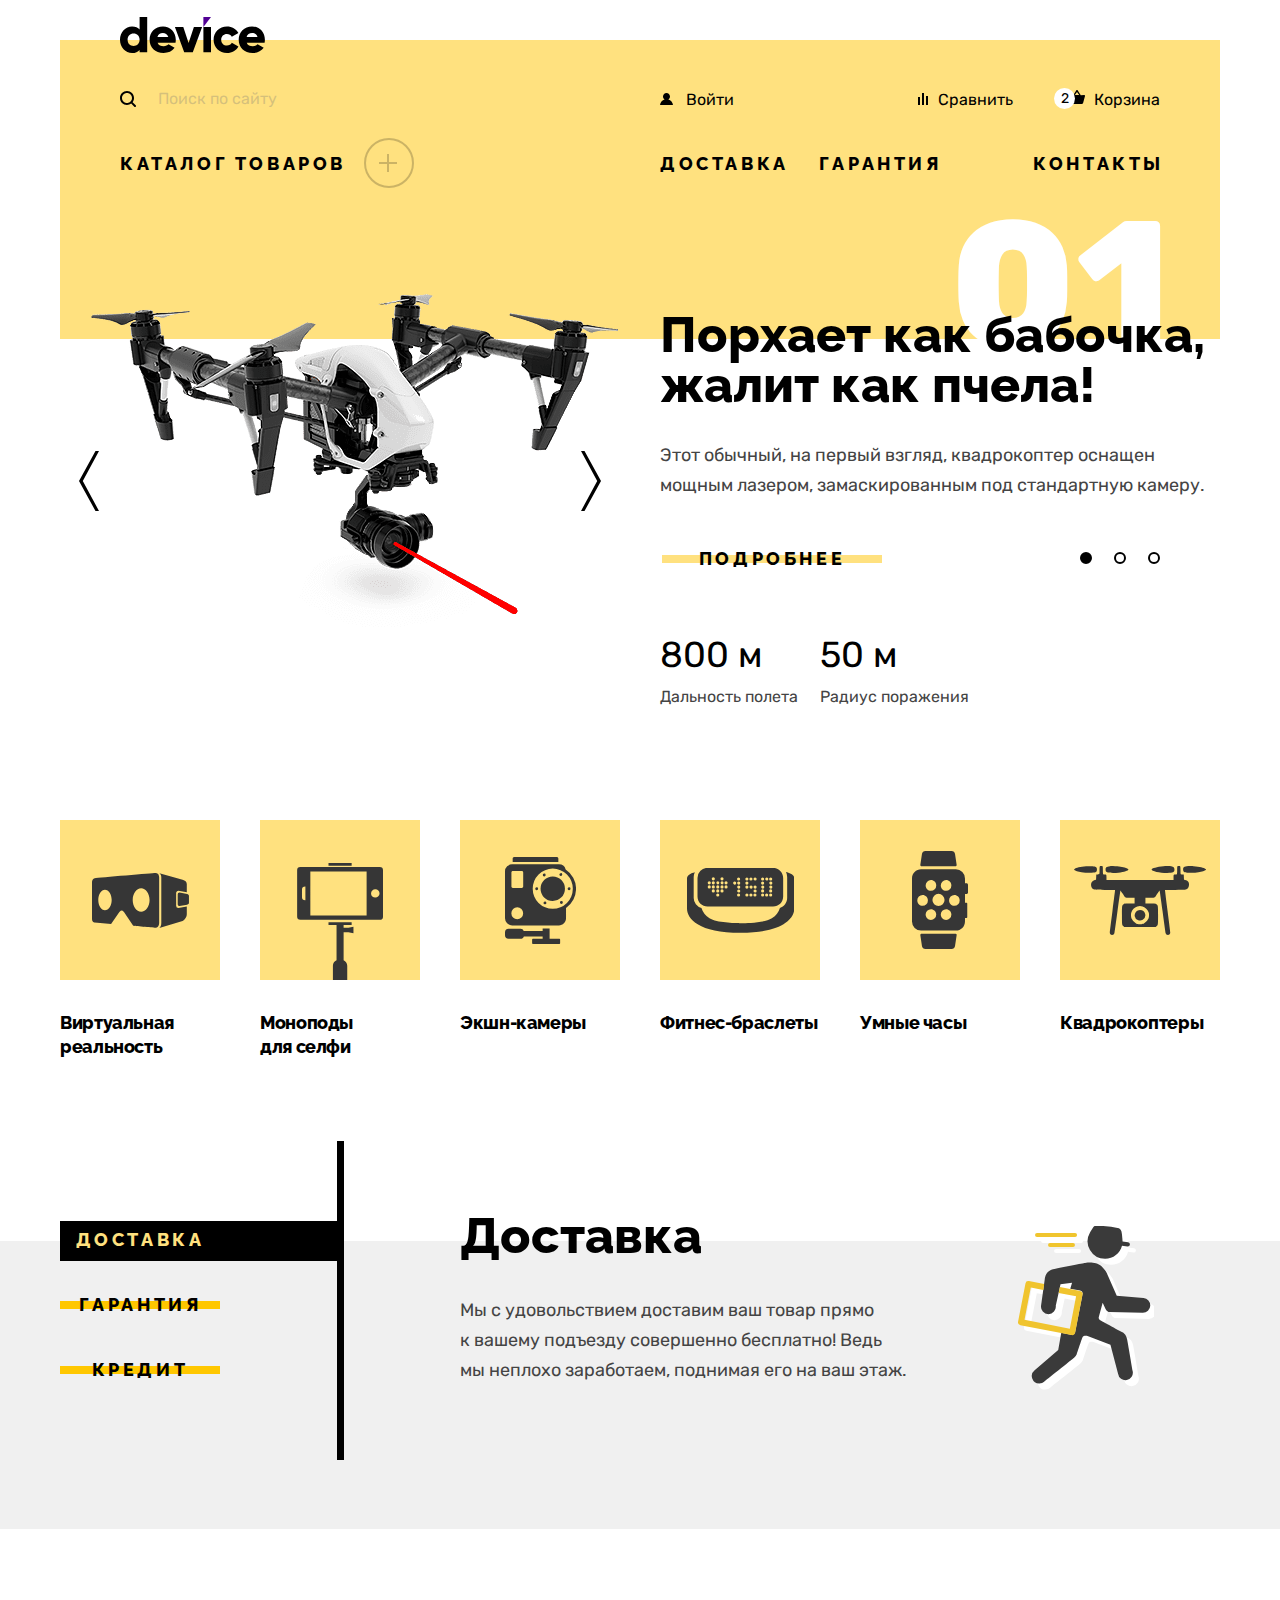
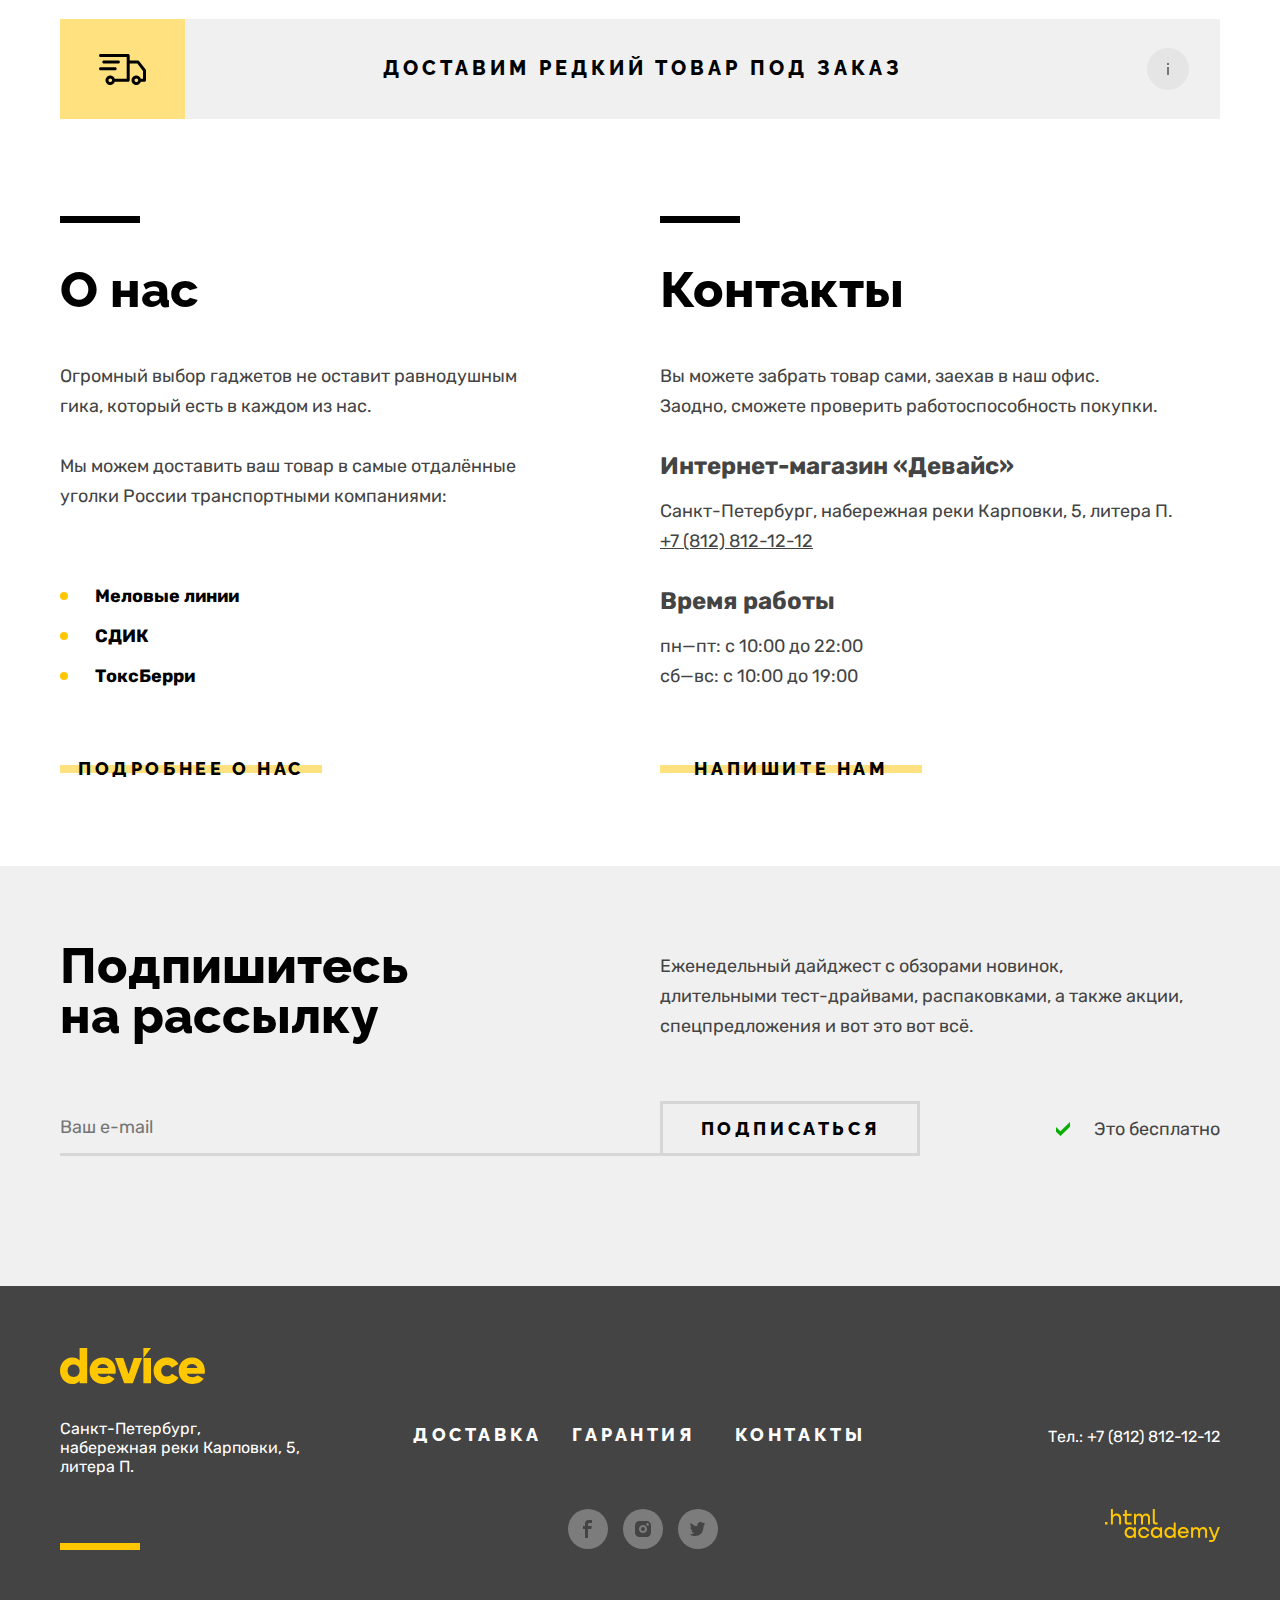
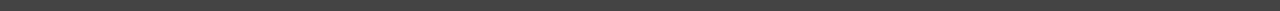
<file: index.html>
<!DOCTYPE html>
<html lang="ru">
<head>
  <meta charset="utf-8">
  <title>HTML Academy: Девайс</title>
  <link rel="stylesheet" href="css/style.css"/>
  <link rel="icon" href="favicon.svg">
</head>
<body>
<div class="page-wrapper">
  <header class="page-header">
    <a class="header-logo-link">
      <img class="header-logo" src="img/logo.svg" width="145" height="36" alt="Логотип магазина «Девайс».">
    </a>
    <nav class="header-navigation">
      <form class="header-navigation-form-search"
            action="https://echo.htmlacademy.ru/" method="post">
        <label class="visually-hidden" for="searched-text">Поиск по сайту</label>
        <input class="form-search-field" type="text" id="searched-text" name="searched-text"
               placeholder="Поиск по сайту" required>
        <button class="form-search-button" type="submit">
          Найти
        </button>
      </form>
      <ul class="header-navigation-user-menu">
        <li class="header-navigation-user-menu-item header-navigation-user">
          <a
            class="header-navigation-link user-navigation-link header-navigation-icon header-navigation-user-icon"
            href="#">
            Войти
          </a>
        </li>
        <li class="header-navigation-user-menu-item header-navigation-compare">
          <a
            class="header-navigation-link user-navigation-link header-navigation-icon header-navigation-compare-icon"
            href="#">
            Сравнить
          </a>
        </li>
        <li class="header-navigation-user-menu-item header-navigation-cart">
          <a
            class="header-navigation-link user-navigation-link header-navigation-icon header-navigation-cart-icon"
            href="#">
            <span class="header-navigation-cart-count" data-cart-count="2"></span>
            Корзина
          </a>
          <div class="popover popover-cart">
            <div class="popover-content">
              <ul class="cart-content-list">
                <li class="cart-item">
                  <a class="cart-item-link" href="#">
                    <img class="cart-item-image"
                         src="img/catalog/user-self-pod-small.png"
                         width="41"
                         height="43"
                         alt="">
                    <span class="cart-item-title">Любительская <br>селфи-палка</span>
                  </a>
                  <button class="cart-item-remove" type="button"></button>
                </li>
                <li class="cart-item">
                  <a class="cart-item-link" href="#">
                    <img class="cart-item-image"
                         src="img/catalog/prof-self-pod-small.png"
                         width="41"
                         height="43"
                         alt="">
                    <span class="cart-item-title">Профессиональная <br>селфи-палка</span>
                  </a>
                  <button class="cart-item-remove" type="button"></button>
                </li>
              </ul>
              <div class="cart-total">
                <p>Товаров: <span class="cart-quantity">2</span></p>
                <p class="cart-total-sum">Сумма: <span class="cart-sum">2000</span> ₽</p>
              </div>
              <div class="cart-open-wrapper">
                <a class="cart-open" href="#">Открыть корзину</a>
              </div>
            </div>
          </div>
        </li>
      </ul>

      <div class="header-navigation-catalog">
        <a class="header-navigation-link header-navigation-main-menu-catalog" href="catalog.html">
          Каталог товаров
          <span class="header-navigation-catalog-mark"></span>
        </a>
        <ul class="catalog-nested-menu">
          <li class="catalog-nested-menu-item">
            <ul class="catalog-nested-menu-column">
              <li class="catalog-nested-menu-cell">
                <a class="header-navigation-link nested-navigation-link" href="#">Виртуальная реальность</a>
              </li>
              <li class="catalog-nested-menu-cell">
                <a class="header-navigation-link nested-navigation-link" href="#">Моноподы для cелфи</a>
              </li>
              <li class="catalog-nested-menu-cell">
                <a class="header-navigation-link nested-navigation-link" href="#">Экшн-камеры</a>
              </li>
            </ul>
          </li>
          <li class="catalog-nested-menu-item">
            <ul class="catalog-nested-menu-column">
              <li class="catalog-nested-menu-cell">
                <a class="header-navigation-link nested-navigation-link" href="#">Фитнес-браслеты</a>
              </li>
              <li class="catalog-nested-menu-cell">
                <a class="header-navigation-link nested-navigation-link" href="#">Умные часы</a>
              </li>
            </ul>
          </li>
          <li class="catalog-nested-menu-item">
            <ul class="catalog-nested-menu-column">
              <li class="catalog-nested-menu-cell">
                <a class="header-navigation-link nested-navigation-link" href="#">Квадрокоптеры</a>
              </li>
            </ul>
          </li>
        </ul>
      </div>
      <ul class="header-navigation-main-menu">
        <li class="header-navigation-main-menu-item header-navigation-main-menu-delivery">
          <a class="header-navigation-link main-navigation-link" href="#">Доставка</a>
        </li>
        <li class="header-navigation-main-menu-item header-navigation-main-menu-warranty">
          <a class="header-navigation-link main-navigation-link" href="#">Гарантия</a>
        </li>
        <li class="header-navigation-main-menu-item header-navigation-main-menu-contacts">
          <a class="header-navigation-link main-navigation-link" href="#">Контакты</a>
        </li>
      </ul>
    </nav>
  </header>
</div>

<main class="main-wrapper">
  <div class="page-wrapper">
    <h1 class="visually-hidden">Магазин «Девайс»</h1>
    <section class="slider">
      <h2 class="visually-hidden">Промо-слайды</h2>
      <ul class="slider-list">
        <li class="slider-item slider-item-1 slider-item-current">
          <h3 class="visually-hidden">Квадрокоптер с лазером</h3>
          <div class="slider-columns">
            <div class="slider-image">
              <img class="slider-item-photo" src="img/slider/slider-1.png" width="560" height="560"
                   alt="Квадрокоптер с лазером.">
              <div class="slider-buttons">
                <button class="slider-button slider-button-prev">
                  <span class="visually-hidden">Показать предыдущий слайд</span>
                </button>
                <button class="slider-button slider-button-next">
                  <span class="visually-hidden">Показать следующий слайд</span>
                </button>
              </div>
            </div>
            <div class="slider-info">
              <p class="slider-item-slogan">Порхает как бабочка, <br>жалит как пчела!</p>
              <p class="slider-item-description">
                Этот обычный, на первый взгляд, квадрокоптер оснащен мощным лазером,
                замаскированным под стандартную камеру.
              </p>
              <div class="slider-extra">
                <a class="button slider-item-details" href="#">Подробнее</a>
                <ol class="slider-switch">
                  <li class="slider-switch-item">
                    <button class="slider-switch-button slider-switch-button-current" disabled type="button">
                      <span class="visually-hidden">Переключить на слайд 1</span>
                    </button>
                  </li>
                  <li class="slider-switch-item">
                    <button class="slider-switch-button" type="button">
                      <span class="visually-hidden">Переключить на слайд 2</span>
                    </button>
                  </li>
                  <li class="slider-switch-item">
                    <button class="slider-switch-button" type="button">
                      <span class="visually-hidden">Переключить на слайд 3</span>
                    </button>
                  </li>
                </ol>
              </div>
              <ul class="slider-item-features">
                <li>
                  <p class="slider-item-feature-value">800 м</p>
                  <p class="slider-item-feature-name">Дальность полета</p>
                </li>
                <li>
                  <p class="slider-item-feature-value">50 м</p>
                  <p class="slider-item-feature-name">Радиус поражения</p>
                </li>
              </ul>
            </div>
          </div>
        </li>
        <li class="slider-item slider-item-2">
          <h3 class="visually-hidden">Фитнесс-браслет</h3>
          <div class="slider-columns">
            <div class="slider-image">
              <img class="slider-item-photo" src="img/slider/slider-2.png" width="560" height="560"
                   alt="Фитнесс-браслет.">
              <div class="slider-buttons">
                <button class="slider-button slider-button-prev">
                  <span class="visually-hidden">Показать предыдущий слайд</span>
                </button>
                <button class="slider-button slider-button-next">
                  <span class="visually-hidden">Показать следующий слайд</span>
                </button>
              </div>
            </div>
            <div class="slider-info">
              <p class="slider-item-slogan">Худеем <br>правильно!</p>
              <p class="slider-item-description">
                Мотивирующие фитнес-браслеты помогут найти в себе силы не пропускать
                занятия и соблюдать диету.
              </p>
              <div class="slider-extra">
                <a class="button slider-item-details" href="#">Подробнее</a>
                <ol class="slider-switch">
                  <li class="slider-switch-item">
                    <button class="slider-switch-button" type="button">
                      <span class="visually-hidden">Переключить на слайд 1</span>
                    </button>
                  </li>
                  <li class="slider-switch-item">
                    <button class="slider-switch-button slider-switch-button-current" disabled type="button">
                      <span class="visually-hidden">Переключить на слайд 2</span>
                    </button>
                  </li>
                  <li class="slider-switch-item">
                    <button class="slider-switch-button" type="button">
                      <span class="visually-hidden">Переключить на слайд 3</span>
                    </button>
                  </li>
                </ol>
              </div>
              <ul class="slider-item-features">
                <li>
                  <p class="slider-item-feature-value">48 часов</p>
                  <p class="slider-item-feature-name">Без подзарядки</p>
                </li>
              </ul>
            </div>
          </div>
        </li>
        <li class="slider-item slider-item-3">
          <h3 class="visually-hidden">Палка для селфи</h3>
          <div class="slider-columns">
            <div class="slider-image">
              <img class="slider-item-photo" src="img/slider/slider-3.png" width="560" height="560"
                   alt="Палки для селфи.">
              <div class="slider-buttons">
                <button class="slider-button slider-button-prev">
                  <span class="visually-hidden">Показать предыдущий слайд</span>
                </button>
                <button class="slider-button slider-button-next">
                  <span class="visually-hidden">Показать следующий слайд</span>
                </button>
              </div>
            </div>
            <div class="slider-info">
              <p class="slider-item-slogan">Делай селфи, <br>как Бен Стиллер! </p>
              <p class="slider-item-description">
                Самая длинная палка для селфи доступна в нашем магазине.
                Восемь (Восемь, Карл!) метров длиной и весом всего 5 кг.
              </p>
              <div class="slider-extra">
                <a class="button slider-item-details" href="#">Подробнее</a>
                <ol class="slider-switch">
                  <li class="slider-switch-item">
                    <button class="slider-switch-button" type="button">
                      <span class="visually-hidden">Переключить на слайд 1</span>
                    </button>
                  </li>
                  <li class="slider-switch-item">
                    <button class="slider-switch-button" type="button">
                      <span class="visually-hidden">Переключить на слайд 2</span>
                    </button>
                  </li>
                  <li class="slider-switch-item">
                    <button class="slider-switch-button slider-switch-button-current" disabled type="button">
                      <span class="visually-hidden">Переключить на слайд 3</span>
                    </button>
                  </li>
                </ol>
              </div>
              <ul class="slider-item-features">
                <li>
                  <p class="slider-item-feature-value">8,5 м</p>
                  <p class="slider-item-feature-name">Длина палки</p>
                </li>
                <li>
                  <p class="slider-item-feature-value">5 кг</p>
                  <p class="slider-item-feature-name">Вес палки</p>
                </li>
                <li class="slider-item-feature-correction">
                  <p class="slider-item-feature-value">Карбон</p>
                  <p class="slider-item-feature-name">Материал</p>
                </li>
              </ul>
            </div>
          </div>
        </li>
      </ul>
    </section>
    <section class="categories">
      <h2 class="visually-hidden">Категории товаров</h2>
      <ul class="categories-list">
        <li class="categories-item">
          <a class="categories-link categories-virt-real" href="#">Виртуальная реальность</a>
        </li>
        <li class="categories-item">
          <a class="categories-link categories-monopod" href="#">Моноподы <br>для селфи</a>
        </li>
        <li class="categories-item">
          <a class="categories-link categories-action-cam" href="#">Экшн-камеры</a>
        </li>
        <li class="categories-item">
          <a class="categories-link categories-fitness-bracelet" href="#">Фитнес-браслеты</a>
        </li>
        <li class="categories-item">
          <a class="categories-link categories-smart-watch" href="#">Умные часы</a>
        </li>
        <li class="categories-item">
          <a class="categories-link categories-quadrocopter" href="#">Квадрокоптеры</a>
        </li>
      </ul>
    </section>
  </div>
  <section class="services">
    <div class="page-wrapper">
      <h2 class="visually-hidden">Сервисы</h2>
      <div class="services-columns">
        <ul class="services-menu">
          <li class="services-menu-item services-menu-item-current">
            <button class="button services-menu-item-title services-menu-item-title-current" disabled>
              Доставка
            </button>
          </li>
          <li class="services-menu-item">
            <button class="button services-menu-item-title">
              Гарантия
            </button>
          </li>
          <li class="services-menu-item">
            <button class="button services-menu-item-title">
              Кредит
            </button>
          </li>
        </ul>
        <ul class="services-content">
          <li class="services-content-item services-content-item-current services-delivery">
            <h3 class="services-content-item-header">Доставка</h3>
            <p class="services-content-item-description">
              Мы с удовольствием доставим ваш товар прямо <br>
              к вашему подъезду совершенно бесплатно! Ведь <br>
              мы неплохо заработаем, поднимая его на ваш этаж.
            </p>
          </li>
          <li class="services-content-item services-warranty">
            <h3 class="services-content-item-header">Гарантия</h3>
            <p class="services-content-item-description">
              Если из-за возгорания купленного у нас товара у вас сгорит дом
              — не переживайте, мы выдадим вам новый. Товар, не дом, конечно же.
            </p>
          </li>
          <li class="services-content-item services-credit">
            <h3 class="services-content-item-header">Кредит</h3>
            <p class="services-content-item-description">
              Залезть в долговую яму стало проще! Кредитные консультанты подберут
              для вас наиболее выгодные условия кредита. Выгодные для банка, разумеется.
            </p>
          </li>
        </ul>
      </div>
    </div>
  </section>
  <div class="page-wrapper">
    <section class="delivery">
      <h2 class="visually-hidden">Доставка под заказ</h2>
      <a class="delivery-on-demand" href="#">
        <span class="delivery-icon">
          <svg
            width="47"
            height="31"
            xmlns="http://www.w3.org/2000/svg"
            aria-hidden="true"
            focusable="false"
          >
            <path
              d="m46.7 15.4-6.5-8.2c-.3-.4-.7-.6-1.2-.6h-8.3V1.5C30.7.7 30 0 29.2 0H1.5C.7 0 0 .7 0 1.5S.7 3 1.5 3h26.2V24.7H15.8c-.6-1.9-2.4-3.3-4.5-3.3-2.6 0-4.8 2.2-4.8 4.8 0 2.6 2.2 4.8 4.8 4.8 2.1 0 3.9-1.4 4.5-3.3h13.4c.8 0 1.5-.7 1.5-1.5V9.6h7.6l5.7 7.3v7.9h-2.2c-.6-1.9-2.4-3.3-4.5-3.3-2.6 0-4.8 2.2-4.8 4.8 0 2.6 2.1 4.8 4.8 4.8 2.1 0 3.9-1.4 4.5-3.3h3.7c.8 0 1.5-.7 1.5-1.5v-9.9c0-.4-.1-.7-.3-1ZM11.3 28c-1 0-1.8-.8-1.8-1.8s.8-1.8 1.8-1.8 1.8.8 1.8 1.8-.9 1.8-1.8 1.8Zm26.1 0c-1 0-1.8-.8-1.8-1.8s.8-1.8 1.8-1.8 1.8.8 1.8 1.8-.9 1.8-1.8 1.8Z"
            />
            <path
              d="M19.4 9.6c.8 0 1.5-.7 1.5-1.5s-.7-1.5-1.5-1.5H4.8c-.8 0-1.5.7-1.5 1.5S4 9.6 4.8 9.6h14.6ZM17.7 14.7c0-.8-.7-1.5-1.5-1.5H1.5c-.8 0-1.5.7-1.5 1.5s.7 1.5 1.5 1.5h14.7c.8 0 1.5-.7 1.5-1.5Z"
            />
          </svg>
        </span>
        <span class="delivery-title">Доставим редкий товар под заказ</span>
        <span class="delivery-info">
          <svg
            width="2"
            height="12"
            xmlns="http://www.w3.org/2000/svg"
            aria-hidden="true"
            focusable="false"
          >
            <path d="M2 0H0v2h2V0ZM2 4H0v8h2V4Z"/>
          </svg>
        </span>
      </a>
    </section>
    <div class="about-columns">
      <section class="about one-half-column">
        <h2 class="about-title">О нас</h2>
        <p class="about-description-1">
          Огромный выбор гаджетов не оставит равнодушным <br>
          гика, который есть в каждом из нас.
        </p>
        <p class="about-description-2">
          Мы можем доставить ваш товар в самые отдалённые <br>
          уголки России транспортными компаниями:
        </p>
        <ul class="about-transports">
          <li class="about-transports-item">
            <a class="about-transports-item-link" href="#">Меловые линии</a>
          </li>
          <li class="about-transports-item">
            <a class="about-transports-item-link" href="#">СДИК</a>
          </li>
          <li class="about-transports-item">
            <a class="about-transports-item-link" href="#">ТоксБерри</a>
          </li>
        </ul>
        <a class="about-button button" href="#">Подробнее о нас</a>
      </section>
      <section class="contacts one-half-column">
        <h2 class="about-title">Контакты</h2>
        <p class="about-description-1">
          Вы можете забрать товар сами, заехав в наш офис. <br>
          Заодно, сможете проверить работоспособность покупки.
        </p>
        <h3 class="contacts-address-title">Интернет-магазин «Девайс»</h3>
        <address class="contacts-address">
          <p class="contacts-address-text">Санкт-Петербург, набережная реки Карповки, 5, литера П.</p>
          <a class="contacts-address-phone" href="tel:+78128121212">+7 (812) 812-12-12</a>
        </address>
        <h3 class="contacts-address-title">Время работы</h3>
        <ul class="contacts-worktime">
          <li>
            пн—пт: с
            <time>10:00</time>
            до
            <time>22:00</time>
          </li>
          <li>
            сб—вс: с
            <time>10:00</time>
            до
            <time>19:00</time>
          </li>
        </ul>
        <a class="about-button button" href="#">Напишите нам</a>
      </section>
    </div>
  </div>
  <section class="subscription">
    <div class="page-wrapper">
      <header class="subscription-header">
        <h2 class="subscription-title one-half-column">Подпишитесь <br>на рассылку</h2>
        <p class="subscription-description one-half-column">
          Еженедельный дайджест с обзорами новинок, <br>
          длительными тест-драйвами, распаковками, а также акции, <br>
          спецпредложения и вот это вот всё.
        </p>
      </header>
      <form class="subscription-form" action="https://echo.htmlacademy.ru/" method="post">
        <label class="visually-hidden" for="subscription-email">E-mail</label>
        <input class="subscription-field-email" type="email" name="subscription-email" id="subscription-email"
               placeholder="Ваш e-mail" required>
        <button class="subscription-button" type="submit">Подписаться</button>
        <span class="subscription-free">Это бесплатно</span>
      </form>
    </div>
  </section>
</main>

<footer class="page-footer">
  <div class="page-wrapper footer-content">
    <a class="footer-logo-link">
      <img src="img/logo-footer.svg" width="145" height="36" alt="Логотип магазина «Девайс».">
    </a>
    <address class="footer-address">
      <p class="footer-address-text">
        Санкт-Петербург, набережная реки Карповки, 5, литера П.
      </p>
    </address>
    <nav class="footer-navigation">
      <ul class="footer-navigation-list">
        <li class="footer-navigation-item">
          <a class="footer-navigation-link" href="#">Доставка</a>
        </li>
        <li class="footer-navigation-item">
          <a class="footer-navigation-link" href="#">Гарантия</a>
        </li>
        <li class="footer-navigation-item">
          <a class="footer-navigation-link" href="#">Контакты</a>
        </li>
      </ul>
    </nav>
    <ul class="footer-social">
      <li class="footer-social-item">
        <a class="footer-social-link" href="https://www.facebook.com/htmlacademy">
          <svg width="9" height="18" xmlns="http://www.w3.org/2000/svg" aria-hidden="true" focusable="false">
            <path d="M6.5 3H9V0H5.6C2.8 0 2 1.7 2 4.2V6H0v3h2v9h3V9h3.3l.6-3H5V4.5C5 3.7 5.3 3 6.5 3Z"/>
          </svg>
          <span class="visually-hidden">Facebook.</span>
        </a>
      </li>
      <li class="footer-social-item">
        <a class="footer-social-link" href="https://www.instagram.com/htmlacademy">
          <svg width="16" height="16" xmlns="http://www.w3.org/2000/svg" aria-hidden="true" focusable="false">
            <path d="M8 10a2 2 0 1 0 0-4 2 2 0 0 0 0 4Z"/>
            <path
              d="M14.7 1.3c-.9-.9-2-1.3-3.4-1.3H4.7C1.9 0 0 1.9 0 4.7v6.6c0 1.4.4 2.6 1.4 3.4.9.9 2 1.3 3.3 1.3h6.6c1.4 0 2.6-.4 3.4-1.3.8-.9 1.3-2 1.3-3.4V4.7c0-1.4-.4-2.6-1.3-3.4ZM8 12.1c-2.2 0-4.1-1.8-4.1-4.1S5.8 3.9 8 3.9c2.2 0 4.1 1.8 4.1 4.1s-1.9 4.1-4.1 4.1Zm4.6-7.4c-.7 0-1.3-.5-1.3-1.3s.5-1.3 1.3-1.3c.7 0 1.3.6 1.3 1.3 0 .7-.6 1.3-1.3 1.3Z"
            />
          </svg>
          <span class="visually-hidden">Instagram.</span>
        </a>
      </li>
      <li class="footer-social-item">
        <a class="footer-social-link" href="https://twitter.com/htmlacademy_ru">
          <svg width="15" height="14" xmlns="http://www.w3.org/2000/svg" aria-hidden="true" focusable="false">
            <path
              d="M9.7.1c1.5-.5 2.6.3 3.2 1.1.5-.2 1.1-.4 1.7-.6 0 .8-.5 1.4-.8 1.6.7.2 1.2-.4 1.2-.4-.1.9-.9 1.7-1.4 1.9-.2 6.3-2.8 10.4-8.9 10.3h-.4C4 14 .6 13.6 0 12.2c2 .2 3.4-.4 4.1-1.1-.8-.3-2.4-.4-2.6-2.8.3.2.5.3 1.1.2C1.5 7.7.3 7 .4 5c.3.3.9.5 1.2.4C1 5.2-.2 2.3.8.8c1.6 1.7 3.3 3.4 6.3 3.5.2-2.1 1-3.5 2.6-4.2Z"
            />
          </svg>
          <span class="visually-hidden">Twitter.</span>
        </a>
      </li>
    </ul>
    <address class="footer-phone">
      <a class="footer-phone-link" href="tel:+78128121212">Тел.: +7 (812) 812-12-12</a>
    </address>
    <p class="footer-developer">
      <a class="footer-developer-link" href="https://htmlacademy.ru/">
        <span class="visually-hidden">.html academy</span>
        <svg width="115" height="33" xmlns="http://www.w3.org/2000/svg" aria-hidden="true" focusable="false">
          <path
            d="M0 12.9v2.6h2.5v-2.6H0ZM11.6 4.5c-1.6 0-2.8.7-3.6 1.7h-.1V0h-2v15.5h2v-5.3c0-2.1 1.3-3.6 3.3-3.6 1.8 0 2.9 1.4 2.9 3.2v5.7h2V9.4c.1-3-1.8-4.9-4.5-4.9ZM26.6 4.8h-4.8V1.1h-2v3.8h-1.9v2h1.9v6c0 1.7 1 2.7 2.7 2.7h4.1v-2h-3.7c-.7 0-1.1-.4-1.1-1.1V6.8h4.8v-2ZM41.1 4.6c-1.6 0-2.9.8-3.5 2.1h-.1c-.6-1.2-1.8-2.1-3.4-2.1-1.4 0-2.5.8-3.1 1.8h-.1V4.8H29v10.6h2V10c0-2 1-3.5 2.6-3.5 1.5 0 2.4 1 2.4 2.6v6.3h2V9.8c0-2.4 1.4-3.3 2.6-3.3 1.5 0 2.4 1 2.4 2.6v6.3h2V8.9c.1-2.5-1.4-4.3-3.9-4.3ZM47.8 12.7c0 1.7 1 2.7 2.8 2.7h2v-2h-1.7c-.7 0-1.1-.4-1.1-1.1V0h-2v12.7ZM28.9 19.7c-.9-1.1-2.2-1.8-3.9-1.8-3.1 0-5.4 2.3-5.4 5.6s2.3 5.6 5.4 5.6c1.8 0 3-.8 3.8-1.9h.1v1.6h2V18.2h-2v1.5Zm-3.6 7.4c-2.2 0-3.6-1.6-3.6-3.6s1.4-3.6 3.6-3.6 3.6 1.6 3.6 3.6c0 1.9-1.4 3.6-3.6 3.6ZM44.2 22c-.5-2.4-2.6-4.1-5.4-4.1a5.4 5.4 0 0 0-5.6 5.6c0 3.1 2.2 5.6 5.6 5.6 2.8 0 4.9-1.8 5.4-4.2h-2.1a3.4 3.4 0 0 1-3.3 2.3c-2.2 0-3.6-1.6-3.6-3.6s1.4-3.6 3.6-3.6c1.6 0 2.8 1 3.3 2.2h2.1V22ZM55.1 19.7c-.9-1.1-2.2-1.8-3.9-1.8-3.1 0-5.4 2.3-5.4 5.6s2.3 5.6 5.4 5.6c1.8 0 3-.8 3.8-1.9h.1v1.6h2V18.2h-2v1.5Zm-3.6 7.4c-2.2 0-3.6-1.6-3.6-3.6s1.4-3.6 3.6-3.6 3.6 1.6 3.6 3.6c0 1.9-1.5 3.6-3.6 3.6ZM68.7 19.8c-.9-1.1-2.2-1.9-3.9-1.9-3.1 0-5.4 2.3-5.4 5.6s2.2 5.6 5.4 5.6c1.7 0 3-.8 3.8-1.8h.1v1.5h2V13.4h-2v6.4Zm-3.6 7.3c-2.2 0-3.6-1.6-3.6-3.6s1.4-3.6 3.6-3.6 3.6 1.6 3.6 3.6c-.1 2-1.5 3.6-3.6 3.6ZM78.3 17.9c-3.3 0-5.5 2.5-5.5 5.6 0 3 2.1 5.6 5.5 5.6 2.5 0 4.5-1.3 5.2-3.6h-2.1c-.5 1-1.6 1.6-3 1.6-1.9 0-3.3-1.3-3.4-2.9h8.8c.2-3.6-2-6.3-5.5-6.3Zm0 1.9c1.7 0 3 1 3.3 2.6h-6.5c.3-1.5 1.5-2.6 3.2-2.6ZM98.2 17.9c-1.6 0-2.9.8-3.6 2h-.1c-.6-1.2-1.8-2-3.4-2-1.4 0-2.5.7-3.1 1.8v-1.5h-1.9v10.6h2v-5.4c0-2 1-3.4 2.6-3.5 1.5 0 2.4 1 2.4 2.6v6.3h2v-5.6c0-2.4 1.4-3.3 2.6-3.3 1.5 0 2.4 1 2.4 2.6v6.3h2v-6.5c.1-2.6-1.4-4.4-3.9-4.4ZM109.4 27l-3.6-8.9h-2.2l4.8 11.6c-.3.9-.7 1.2-1.7 1.2h-2.5v2h2.5c1.8 0 2.8-.8 3.5-2.6l4.7-12.2h-2.1l-3.4 8.9Z"
          />
        </svg>
      </a>
    </p>
  </div>
</footer>

<div class="modal-container modal-container-close">
  <div class="modal modal-order">
    <h2 class="modal-title">Доставка под заказ</h2>
    <button class="modal-close-button">
      <span class="visually-hidden">Закрыть</span>
    </button>
    <ul class="modal-fields">
      <li class="modal-field-group group-name">
        <label class="field-title" for="field-name">Ваше имя:</label>
        <input class="field field-name error-field" type="text"
               placeholder="Имя Фамилия" id="field-name" name="field-name" required>
        <p class="field-comment error-comment">Пожалуйста, представьтесь</p>
      </li>
      <li class="modal-field-group group-email">
        <label class="field-title" for="field-email">Ваш e-mail:</label>
        <input class="field field-email" type="email" placeholder="Адрес электронной почты"
               value="krasotka92@mail.ru"
               id="field-email" name="field-email"
               required>
        <p class="field-comment">Забавный у вас адрес</p>
      </li>
      <li class="modal-field-group group-order">
        <label class="field-title" for="field-order">Что нужно привезти:</label>
        <input class="field field-order" type="email" placeholder="В свободной форме" id="field-order"
               name="field-order" required>
      </li>
      <li class="modal-field-group group-total">
        <label class="field-title" for="field-total">
          Количество:
        </label>
        <span class="field-total-info"></span>
        <div class="popover popover-info">
          <p class="popover-content popover-info-content">
            Постараемся найти, <br>
            сколько нужно. <br>
            Привезём сколько <br>
            получится по <br>
            требованиям <br>
            к провозу багажа.
          </p>
        </div>
        <div class="input-increment">
          <input class="field field-total" type="number" id="field-total"
                 name="field-total" min="0" placeholder="1" required>
          <button class="button-input button-decrement" type="button">
            <svg width="16" height="16" fill="none" xmlns="http://www.w3.org/2000/svg">
              <path d="M16 7H0V9H16V7Z"/>
            </svg>
          </button>
          <button class="button-input button-increment" type="button">
            <svg width="16" height="16" fill="none" xmlns="http://www.w3.org/2000/svg">
              <path d="M16 7H9V0H7v7H0v2h7v7h2V9h7V7Z"/>
            </svg>
          </button>
        </div>
      </li>
    </ul>
    <button class="button modal-button-send">Отправить</button>
  </div>
</div>
</body>
</html>
</file>
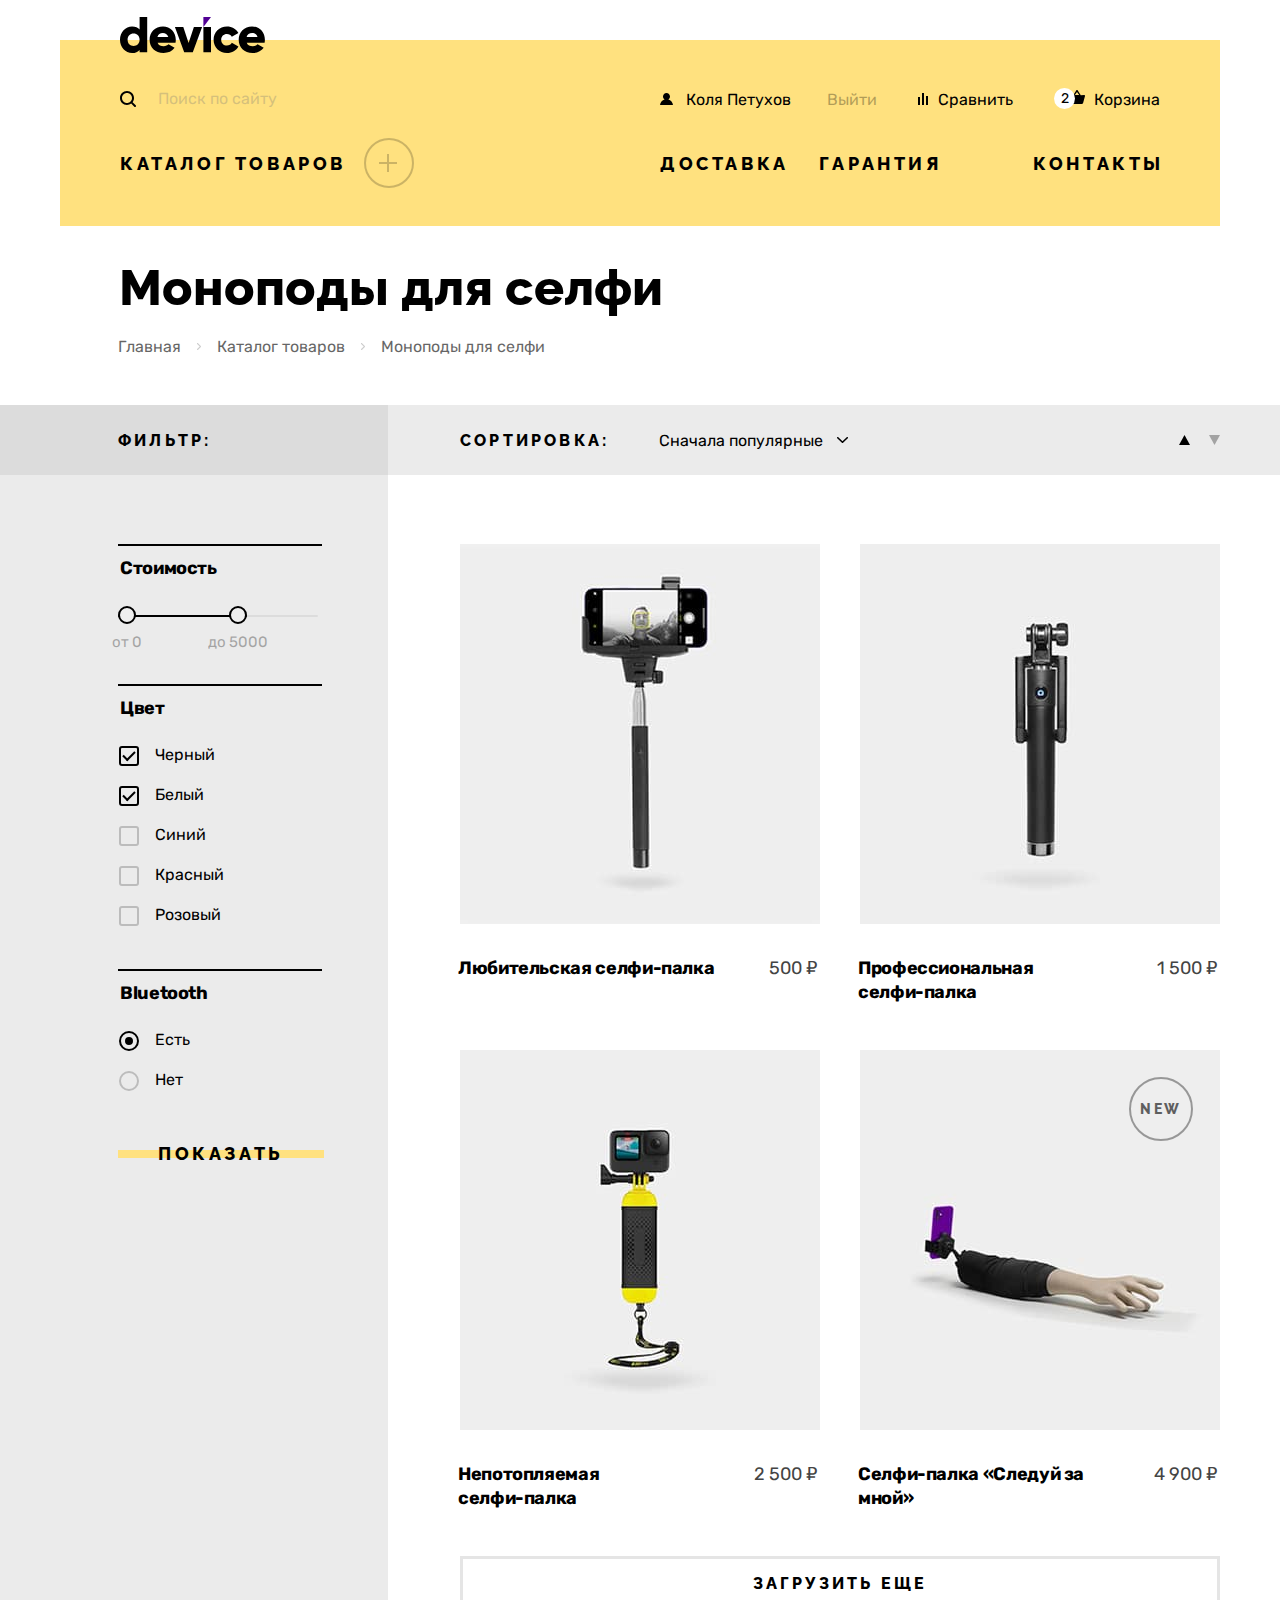
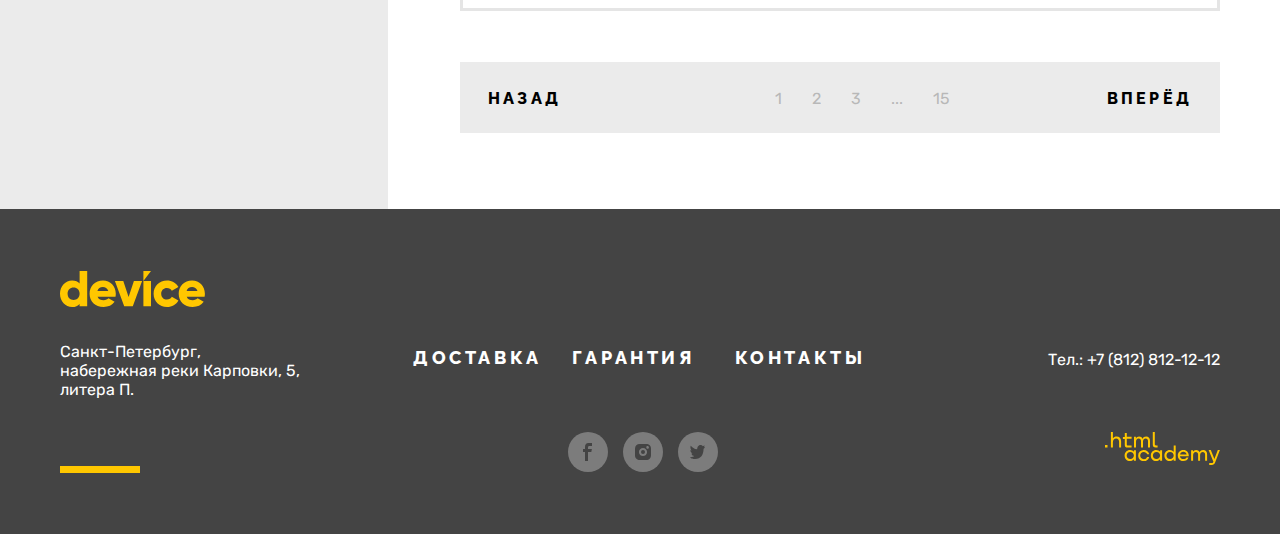
<file: catalog.html>
<!DOCTYPE html>
<html lang="ru">
<head>
  <meta charset="utf-8">
  <title>HTML Academy: Девайс</title>
  <link rel="stylesheet" href="css/style.css"/>
  <link rel="icon" href="favicon.svg">
</head>
<body>
<div class="page-wrapper">
  <header class="page-header catalog-page-header">
    <a class="header-logo-link active-logo-link" href="index.html">
      <img class="header-logo" src="img/logo.svg" width="145" height="36" alt="Логотип магазина «Девайс».">
    </a>
    <nav class="header-navigation">
      <form class="header-navigation-form-search"
            action="https://echo.htmlacademy.ru/" method="post">
        <label class="visually-hidden" for="searched-text">Поиск по сайту</label>
        <input class="form-search-field" type="text" id="searched-text" name="searched-text"
               placeholder="Поиск по сайту" required>
        <button class="form-search-button" type="submit">
          Найти
        </button>
      </form>
      <ul class="header-navigation-user-menu">
        <li class="header-navigation-user-menu-item header-navigation-user">
          <a
            class="header-navigation-link user-navigation-link header-navigation-icon header-navigation-user-icon"
            href="#">
            Коля Петухов
          </a>
        </li>
        <li class="header-navigation-user-menu-item header-navigation-exit">
          <a class="header-navigation-link user-navigation-link header-navigation-exit-icon" href="#">
            <span class="header-navigation-text">Выйти</span>
          </a>
        </li>
        <li class="header-navigation-user-menu-item header-navigation-compare">
          <a
            class="header-navigation-link user-navigation-link header-navigation-icon header-navigation-compare-icon"
            href="#">
            Сравнить
          </a>
        </li>
        <li class="header-navigation-user-menu-item header-navigation-cart">
          <a
            class="header-navigation-link user-navigation-link header-navigation-icon header-navigation-cart-icon"
            href="#">
            <span class="header-navigation-cart-count" data-cart-count="2"></span>
            Корзина
          </a>
          <div class="popover popover-cart">
            <div class="popover-content">
              <ul class="cart-content-list">
                <li class="cart-item">
                  <a class="cart-item-link" href="#">
                    <img class="cart-item-image"
                         src="img/catalog/user-self-pod-small.png"
                         width="41"
                         height="43"
                         alt="">
                    <span class="cart-item-title">Любительская <br>селфи-палка</span>
                  </a>
                  <button class="cart-item-remove" type="button"></button>
                </li>
                <li class="cart-item">
                  <a class="cart-item-link" href="#">
                    <img class="cart-item-image"
                         src="img/catalog/prof-self-pod-small.png"
                         width="41"
                         height="43"
                         alt="">
                    <span class="cart-item-title">Профессиональная <br>селфи-палка</span>
                  </a>
                  <button class="cart-item-remove" type="button"></button>
                </li>
              </ul>
              <div class="cart-total">
                <p>Товаров: <span class="cart-quantity">2</span></p>
                <p class="cart-total-sum">Сумма: <span class="cart-sum">2000</span> ₽</p>
              </div>
              <div class="cart-open-wrapper">
                <a class="cart-open" href="#">Открыть корзину</a>
              </div>
            </div>
          </div>
        </li>
      </ul>

      <div class="header-navigation-catalog">
        <a class="header-navigation-link header-navigation-main-menu-catalog" href="catalog.html">
          Каталог товаров
          <span class="header-navigation-catalog-mark"></span>
        </a>
        <ul class="catalog-nested-menu">
          <li class="catalog-nested-menu-item">
            <ul class="catalog-nested-menu-column">
              <li class="catalog-nested-menu-cell">
                <a class="header-navigation-link nested-navigation-link" href="#">Виртуальная реальность</a>
              </li>
              <li class="catalog-nested-menu-cell">
                <a class="header-navigation-link nested-navigation-link" href="#">Моноподы для cелфи</a>
              </li>
              <li class="catalog-nested-menu-cell">
                <a class="header-navigation-link nested-navigation-link" href="#">Экшн-камеры</a>
              </li>
            </ul>
          </li>
          <li class="catalog-nested-menu-item">
            <ul class="catalog-nested-menu-column">
              <li class="catalog-nested-menu-cell">
                <a class="header-navigation-link nested-navigation-link" href="#">Фитнес-браслеты</a>
              </li>
              <li class="catalog-nested-menu-cell">
                <a class="header-navigation-link nested-navigation-link" href="#">Умные часы</a>
              </li>
            </ul>
          </li>
          <li class="catalog-nested-menu-item">
            <ul class="catalog-nested-menu-column">
              <li class="catalog-nested-menu-cell">
                <a class="header-navigation-link nested-navigation-link" href="#">Квадрокоптеры</a>
              </li>
            </ul>
          </li>
        </ul>
      </div>
      <ul class="header-navigation-main-menu">
        <li class="header-navigation-main-menu-item header-navigation-main-menu-delivery">
          <a class="header-navigation-link main-navigation-link" href="#">Доставка</a>
        </li>
        <li class="header-navigation-main-menu-item header-navigation-main-menu-warranty">
          <a class="header-navigation-link main-navigation-link" href="#">Гарантия</a>
        </li>
        <li class="header-navigation-main-menu-item header-navigation-main-menu-contacts">
          <a class="header-navigation-link main-navigation-link" href="#">Контакты</a>
        </li>
      </ul>
    </nav>
  </header>
</div>
<main class="catalog-part main-wrapper">
  <div class="page-wrapper">
    <header class="catalog-header">
      <h1 class="catalog-title">Моноподы для селфи</h1>
      <ol class="catalog-breadcrumps">
        <li class="catalog-breadcrump-item">
          <a class="catalog-breadcrump-link" href="#">
            <span class="catalog-breadcrump-text">Главная</span>
          </a>
        </li>
        <li class="catalog-breadcrump-item">
          <a class="catalog-breadcrump-link" href="#">
            <span class="catalog-breadcrump-text">Каталог товаров</span>
          </a>
        </li>
        <li class="catalog-breadcrump-item">
          <a class="catalog-breadcrump-link">
            <span class="catalog-breadcrump-text">Моноподы для селфи</span>
          </a>
        </li>
      </ol>
    </header>
  </div>
  <header class="catalog-columns">
    <div class="catalog-filter-header catalog-filter-column">
      <h2 class="catalog-filter-container catalog-sub-title">
        фильтр:
      </h2>
    </div>
    <div class="catalog-content-header catalog-content-column">
      <div class="catalog-sorting-header">
        <form class="sorting-type" action="https://echo.htmlacademy.ru/" method="post">
          <label class="catalog-sorting-title catalog-sub-title" for="sorting">Сортировка:</label>
          <div class="select">
            <select class="select-control" id="sorting" name="sorting">
              <option value="popular">Сначала популярные</option>
              <option value="cheap">Сначала дешёвые</option>
              <option value="expensive">Сначала дорогие</option>
            </select>
          </div>
          <button class="visually-hidden" type="submit" tabindex="-1">Отсортировать продукты.</button>
        </form>
        <button class="sorting-button sorting-button-asc sorting-button-selected" type="button">
          <svg width="11" height="10" xmlns="http://www.w3.org/2000/svg" aria-hidden="true" focusable="false">
            <path d="M5.5 0 11 10H0"/>
          </svg>
          <span class="visually-hidden">Отсортировать по возрастанию.</span>
        </button>
        <button class="sorting-button sorting-button-desc">
          <svg width="11" height="10" xmlns="http://www.w3.org/2000/svg" aria-hidden="true" focusable="false">
            <path d="M5.5 10 0 0h11"/>
          </svg>
          <span class="visually-hidden">Отсортировать по убыванию.</span>
        </button>
      </div>
    </div>
  </header>
  <div class="catalog-columns">
    <div class="catalog-filter catalog-filter-column">
      <form class="catalog-filter-container catalog-filter-form" action="https://echo.htmlacademy.ru/" method="post">
        <fieldset class="filter-group">
          <legend class="filter-group-title">Стоимость</legend>
          <div class="range-scale">
            <div class="range-bar" style="left: 0; right: 71px">
              <div class="range-bar-pair toggle-min">
                <button class="range-toggle" type="button">
                  <span class="visually-hidden">Изменить минимальную цену.</span>
                </button>
                <label class="catalog-filter-label">
                  <input class="catalog-filter-input" type="number" name="min-price" value="0" readonly>
                  от <span class="catalog-filter-value">0</span>
                </label>
              </div>
              <div class="range-bar-pair toggle-max">
                <button class="range-toggle" type="button">
                  <span class="visually-hidden">Изменить максимальную цену.</span>
                </button>
                <label class="catalog-filter-label">
                  <input class="catalog-filter-input" type="number" name="max-price" value="5000" readonly>
                  до <span class="catalog-filter-value">5000</span>
                </label>
              </div>
            </div>
          </div>
        </fieldset>
        <fieldset class="filter-group">
          <legend class="filter-group-title">Цвет</legend>
          <ul class="filter-color-list">
            <li class="filter-color-item">
              <label class="control">
                <input class="visually-hidden control-input" type="checkbox" name="black" checked>
                <span class="control-mark"></span>
                <span class="control-label">Черный</span>
              </label>
            </li>
            <li class="filter-color-item">
              <label class="control">
                <input class="visually-hidden control-input" type="checkbox" name="white" checked>
                <span class="control-mark"></span>
                <span class="control-label">Белый</span>
              </label>
            </li>
            <li class="filter-color-item">
              <label class="control">
                <input class="visually-hidden control-input" type="checkbox" name="blue">
                <span class="control-mark"></span>
                <span class="control-label">Синий</span>
              </label>
            </li>
            <li class="filter-color-item">
              <label class="control">
                <input class="visually-hidden control-input" type="checkbox" name="red">
                <span class="control-mark"></span>
                <span class="control-label">Красный</span>
              </label>
            </li>
            <li class="filter-color-item">
              <label class="control">
                <input class="visually-hidden control-input" type="checkbox" name="rose">
                <span class="control-mark"></span>
                <span class="control-label">Розовый</span>
              </label>
            </li>
          </ul>
        </fieldset>
        <fieldset class="filter-group">
          <legend class="filter-group-title">Bluetooth</legend>
          <ul class="filter-color-list">
            <li class="filter-color-item">
              <label class="control">
                <input class="visually-hidden control-input" type="radio" name="bluetooth" id="present"
                       value="present"
                       checked>
                <span class="control-mark"></span>
                <span class="control-label">Есть</span>
              </label>
            </li>
            <li class="filter-color-item">
              <label class="control">
                <input class="visually-hidden control-input" type="radio" name="bluetooth" id="absent" value="absent">
                <span class="control-mark"></span>
                <span class="control-label">Нет</span>
              </label>
            </li>
          </ul>
        </fieldset>
        <button class="catalog-filter-show-button button" type="submit">Показать</button>
      </form>
    </div>
    <div class="catalog-content catalog-content-column">
      <ul class="product-list">
        <li class="product-card">
          <a class="product-link" href="#">
            <img class="product-image" src="img/catalog/user-self-pod.jpg" width="360" height="380" alt="">
            <span class="new-tag"></span>
            <h2 class="product-description">Любительская селфи-палка</h2>
            <p class="product-price">500 ₽</p>
          </a>
          <a class="product-detail-button button" href="#">Подробнее</a>
        </li>
        <li class="product-card">
          <a class="product-link" href="#">
            <img class="product-image" src="img/catalog/prof-self-pod.jpg" width="360" height="380" alt="">
            <span class="new-tag"></span>
            <h2 class="product-description">Профессиональная <br>селфи-палка</h2>
            <p class="product-price">1 500 ₽</p>
          </a>
          <a class="product-detail-button button" href="#">Подробнее</a>
        </li>
        <li class="product-card">
          <a class="product-link" href="#">
            <img class="product-image" src="img/catalog/unsinkable-self-pod.jpg" width="360" height="380" alt="">
            <span class="new-tag"></span>
            <h2 class="product-description">Непотопляемая <br>селфи-палка</h2>
            <p class="product-price">2 500 ₽</p>
          </a>
          <a class="product-detail-button button" href="#">Подробнее</a>
        </li>
        <li class="product-card">
          <a class="product-link" href="#">
            <img class="product-image" src="img/catalog/follow-me-self-pod.jpg" width="360" height="380" alt="">
            <span class="new-tag new-tag-shown"></span>
            <h2 class="product-description">Селфи-палка «Следуй за мной»</h2>
            <p class="product-price">4 900 ₽</p>
          </a>
          <a class="product-detail-button button" href="#">Подробнее</a>
        </li>
      </ul>
      <p class="load-more">
        <a class="load-more-link" href="#">Загрузить еще</a>
      </p>
      <div class="product-pagination">
        <ol class="pagination-pages">
          <li class="pagination-item pagination-back">
            <a class="pagination-label" href="#">Назад</a>
          </li>
          <li class="pagination-item">
            <a class="pagination-item-link" href="#">
              <span class="pagination-number">1</span>
            </a>
          </li>
          <li class="pagination-item">
            <a class="pagination-item-link" href="#">
              <span class="pagination-number">2</span>
            </a>
          </li>
          <li class="pagination-item">
            <a class="pagination-item-link" href="#">
              <span class="pagination-number">3</span>
            </a>
          </li>
          <li class="pagination-item">
            <a class="pagination-item-link">
              <span class="pagination-number">...</span>
            </a>
          </li>
          <li class="pagination-item">
            <a class="pagination-item-link" href="#">
              <span class="pagination-number">15</span>
            </a>
          </li>
          <li class="pagination-item pagination-next">
            <a class="pagination-label" href="#">вперёд</a>
          </li>
        </ol>
      </div>
    </div>
  </div>
</main>
<footer class="page-footer">
  <div class="page-wrapper footer-content">
    <a class="footer-logo-link active-logo-link" href="index.html">
      <img class="footer-logo" src="img/logo-footer.svg" width="145" height="36" alt="Логотип магазина «Девайс».">
    </a>
    <address class="footer-address">
      <p class="footer-address-text">
        Санкт-Петербург, набережная реки Карповки, 5, литера П.
      </p>
    </address>
    <nav class="footer-navigation">
      <ul class="footer-navigation-list">
        <li class="footer-navigation-item">
          <a class="footer-navigation-link" href="#">Доставка</a>
        </li>
        <li class="footer-navigation-item">
          <a class="footer-navigation-link" href="#">Гарантия</a>
        </li>
        <li class="footer-navigation-item">
          <a class="footer-navigation-link" href="#">Контакты</a>
        </li>
      </ul>
    </nav>
    <ul class="footer-social">
      <li class="footer-social-item">
        <a class="footer-social-link" href="https://www.facebook.com/htmlacademy">
          <svg width="9" height="18" xmlns="http://www.w3.org/2000/svg" aria-hidden="true" focusable="false">
            <path d="M6.5 3H9V0H5.6C2.8 0 2 1.7 2 4.2V6H0v3h2v9h3V9h3.3l.6-3H5V4.5C5 3.7 5.3 3 6.5 3Z"/>
          </svg>
          <span class="visually-hidden">Facebook.</span>
        </a>
      </li>
      <li class="footer-social-item">
        <a class="footer-social-link" href="https://www.instagram.com/htmlacademy">
          <svg width="16" height="16" xmlns="http://www.w3.org/2000/svg" aria-hidden="true" focusable="false">
            <path d="M8 10a2 2 0 1 0 0-4 2 2 0 0 0 0 4Z"/>
            <path
              d="M14.7 1.3c-.9-.9-2-1.3-3.4-1.3H4.7C1.9 0 0 1.9 0 4.7v6.6c0 1.4.4 2.6 1.4 3.4.9.9 2 1.3 3.3 1.3h6.6c1.4 0 2.6-.4 3.4-1.3.8-.9 1.3-2 1.3-3.4V4.7c0-1.4-.4-2.6-1.3-3.4ZM8 12.1c-2.2 0-4.1-1.8-4.1-4.1S5.8 3.9 8 3.9c2.2 0 4.1 1.8 4.1 4.1s-1.9 4.1-4.1 4.1Zm4.6-7.4c-.7 0-1.3-.5-1.3-1.3s.5-1.3 1.3-1.3c.7 0 1.3.6 1.3 1.3 0 .7-.6 1.3-1.3 1.3Z"
            />
          </svg>
          <span class="visually-hidden">Instagram.</span>
        </a>
      </li>
      <li class="footer-social-item">
        <a class="footer-social-link" href="https://twitter.com/htmlacademy_ru">
          <svg width="15" height="14" xmlns="http://www.w3.org/2000/svg" aria-hidden="true" focusable="false">
            <path
              d="M9.7.1c1.5-.5 2.6.3 3.2 1.1.5-.2 1.1-.4 1.7-.6 0 .8-.5 1.4-.8 1.6.7.2 1.2-.4 1.2-.4-.1.9-.9 1.7-1.4 1.9-.2 6.3-2.8 10.4-8.9 10.3h-.4C4 14 .6 13.6 0 12.2c2 .2 3.4-.4 4.1-1.1-.8-.3-2.4-.4-2.6-2.8.3.2.5.3 1.1.2C1.5 7.7.3 7 .4 5c.3.3.9.5 1.2.4C1 5.2-.2 2.3.8.8c1.6 1.7 3.3 3.4 6.3 3.5.2-2.1 1-3.5 2.6-4.2Z"
            />
          </svg>
          <span class="visually-hidden">Twitter.</span>
        </a>
      </li>
    </ul>
    <address class="footer-phone">
      <a class="footer-phone-link" href="tel:+78128121212">Тел.: +7 (812) 812-12-12</a>
    </address>
    <p class="footer-developer">
      <a class="footer-developer-link" href="https://htmlacademy.ru/">
        <span class="visually-hidden">.html academy</span>
        <svg width="115" height="33" xmlns="http://www.w3.org/2000/svg" aria-hidden="true" focusable="false">
          <path
            d="M0 12.9v2.6h2.5v-2.6H0ZM11.6 4.5c-1.6 0-2.8.7-3.6 1.7h-.1V0h-2v15.5h2v-5.3c0-2.1 1.3-3.6 3.3-3.6 1.8 0 2.9 1.4 2.9 3.2v5.7h2V9.4c.1-3-1.8-4.9-4.5-4.9ZM26.6 4.8h-4.8V1.1h-2v3.8h-1.9v2h1.9v6c0 1.7 1 2.7 2.7 2.7h4.1v-2h-3.7c-.7 0-1.1-.4-1.1-1.1V6.8h4.8v-2ZM41.1 4.6c-1.6 0-2.9.8-3.5 2.1h-.1c-.6-1.2-1.8-2.1-3.4-2.1-1.4 0-2.5.8-3.1 1.8h-.1V4.8H29v10.6h2V10c0-2 1-3.5 2.6-3.5 1.5 0 2.4 1 2.4 2.6v6.3h2V9.8c0-2.4 1.4-3.3 2.6-3.3 1.5 0 2.4 1 2.4 2.6v6.3h2V8.9c.1-2.5-1.4-4.3-3.9-4.3ZM47.8 12.7c0 1.7 1 2.7 2.8 2.7h2v-2h-1.7c-.7 0-1.1-.4-1.1-1.1V0h-2v12.7ZM28.9 19.7c-.9-1.1-2.2-1.8-3.9-1.8-3.1 0-5.4 2.3-5.4 5.6s2.3 5.6 5.4 5.6c1.8 0 3-.8 3.8-1.9h.1v1.6h2V18.2h-2v1.5Zm-3.6 7.4c-2.2 0-3.6-1.6-3.6-3.6s1.4-3.6 3.6-3.6 3.6 1.6 3.6 3.6c0 1.9-1.4 3.6-3.6 3.6ZM44.2 22c-.5-2.4-2.6-4.1-5.4-4.1a5.4 5.4 0 0 0-5.6 5.6c0 3.1 2.2 5.6 5.6 5.6 2.8 0 4.9-1.8 5.4-4.2h-2.1a3.4 3.4 0 0 1-3.3 2.3c-2.2 0-3.6-1.6-3.6-3.6s1.4-3.6 3.6-3.6c1.6 0 2.8 1 3.3 2.2h2.1V22ZM55.1 19.7c-.9-1.1-2.2-1.8-3.9-1.8-3.1 0-5.4 2.3-5.4 5.6s2.3 5.6 5.4 5.6c1.8 0 3-.8 3.8-1.9h.1v1.6h2V18.2h-2v1.5Zm-3.6 7.4c-2.2 0-3.6-1.6-3.6-3.6s1.4-3.6 3.6-3.6 3.6 1.6 3.6 3.6c0 1.9-1.5 3.6-3.6 3.6ZM68.7 19.8c-.9-1.1-2.2-1.9-3.9-1.9-3.1 0-5.4 2.3-5.4 5.6s2.2 5.6 5.4 5.6c1.7 0 3-.8 3.8-1.8h.1v1.5h2V13.4h-2v6.4Zm-3.6 7.3c-2.2 0-3.6-1.6-3.6-3.6s1.4-3.6 3.6-3.6 3.6 1.6 3.6 3.6c-.1 2-1.5 3.6-3.6 3.6ZM78.3 17.9c-3.3 0-5.5 2.5-5.5 5.6 0 3 2.1 5.6 5.5 5.6 2.5 0 4.5-1.3 5.2-3.6h-2.1c-.5 1-1.6 1.6-3 1.6-1.9 0-3.3-1.3-3.4-2.9h8.8c.2-3.6-2-6.3-5.5-6.3Zm0 1.9c1.7 0 3 1 3.3 2.6h-6.5c.3-1.5 1.5-2.6 3.2-2.6ZM98.2 17.9c-1.6 0-2.9.8-3.6 2h-.1c-.6-1.2-1.8-2-3.4-2-1.4 0-2.5.7-3.1 1.8v-1.5h-1.9v10.6h2v-5.4c0-2 1-3.4 2.6-3.5 1.5 0 2.4 1 2.4 2.6v6.3h2v-5.6c0-2.4 1.4-3.3 2.6-3.3 1.5 0 2.4 1 2.4 2.6v6.3h2v-6.5c.1-2.6-1.4-4.4-3.9-4.4ZM109.4 27l-3.6-8.9h-2.2l4.8 11.6c-.3.9-.7 1.2-1.7 1.2h-2.5v2h2.5c1.8 0 2.8-.8 3.5-2.6l4.7-12.2h-2.1l-3.4 8.9Z"
          />
        </svg>
      </a>
    </p>
  </div>
</footer>
</body>
</html>
</file>
<file: css/style.css>
:root {
  /* Цвета из палитры */
  /* основные */
  --main-black: #000000;
  --main-dark: #444444;
  --main-gray: #dcdcdc;
  --main-light-gray: #ebebeb;
  --main-light: #f0f0f0;
  --main-white: #ffffff;
  /* дополнительные */
  --extra-yellow: #ffe17f;
  --extra-hover: #ffc700;
  --extra-violet: #af4fff;
  --extra-dark: #1a1a1a;
  --extra-gray: #b3b3b3;
  /* статус */
  --status-error: #ff3d3d;
  --status-warn: #fd912e;
  --status-success: #08af00;
  /* прочие цвета */
  --main-black-transparent: rgba(0, 0, 0, 0.6);
  --main-black-hardly-transparent: rgba(0, 0, 0, 0.3);
  --main-black-nearly-transparent: rgba(0, 0, 0, 0.2);
  --main-black-very-transparent: rgba(0, 0, 0, 0.1);
  --main-white-transparent: rgba(255, 255, 255, 0.3);
  --main-light-transparent: rgba(240, 240, 240, 0.9);

  /* break points для градиентного фона */
  --break-button-top: 22px;
  --break-tab-top: 15px;

  /* прозрачность для состояния active */
  --active-opacity: 0.3;
  /* стандартная длительность анимации */
  --transition-duration: 0.2s;
}

@font-face {
  font-family: "Raleway";
  font-style: normal;
  font-weight: 800;
  src: url("../fonts/raleway/raleway-800.woff2") format("woff2");
  font-display: swap;
}

@font-face {
  font-family: "Rubik";
  font-style: normal;
  font-weight: 400;
  src: url("../fonts/rubik/rubik-400.woff2") format("woff2");
  font-display: swap;
}

@font-face {
  font-family: "Rubik";
  font-style: normal;
  font-weight: 700;
  src: url("../fonts/rubik/rubik-700.woff2") format("woff2");
  font-display: swap;
}

@font-face {
  font-family: "Rubik";
  font-style: normal;
  font-weight: 800;
  src: url("../fonts/rubik/rubik-800.woff2") format("woff2");
  font-display: swap;
}

.visually-hidden {
  position: absolute;
  width: 1px;
  height: 1px;
  margin: -1px;
  padding: 0;
  border: 0;
  clip: rect(0 0 0 0);
  overflow: hidden;
}

html {
  height: 100%;
}

body {
  min-height: 100%;
  display: flex;
  flex-direction: column;
}

html,
body {
  padding: 0;
  margin: 0;
  font-family: "Rubik", sans-serif;
  font-size: 18px;
  font-weight: 400;
  font-style: normal;
  line-height: 30px;
  color: var(--main-dark);
}

/* page wrapper */
.page-wrapper {
  width: 1160px;
  margin: 0 auto;
  z-index: 2;
}

/* header */
.page-header {
  background: linear-gradient(to bottom, var(--main-white) 40px, var(--extra-yellow) 40px);
  padding: 17px 60px 10px;
}

.catalog-page-header {
  padding-bottom: 40px;
}

.header-logo-link {
  display: inline-block;
  margin-bottom: 20px;
}

.header-logo {
  width: 145px;
  height: 36px;
}

.active-logo-link {
  transition-property: outline, opacity;
  transition-duration: var(--transition-duration);
}

.active-logo-link:focus {
  border-radius: 25px;
  outline: 5px solid var(--extra-violet);
  outline-offset: 5px;
  padding-left: 10px;
  padding-right: 10px;
  margin-left: -10px;
}

.active-logo-link:hover {
  outline: none;
  opacity: 0.6;
}

.active-logo-link:active {
  opacity: var(--active-opacity);
}

.header-navigation {
  position: relative;
  display: grid;
  grid-template-columns: repeat(2, 500px);
  column-gap: 40px;
  row-gap: 0;
  grid-template-rows: auto auto auto;
}

/* search form */

.header-navigation-form-search {
  position: relative;
  width: calc(100% + 16px);
  margin-left: -16px;
  padding: 0;
}

.header-navigation-form-search::before {
  position: absolute;
  display: block;
  content: "";
  top: 9px;
  left: 16px;
  width: 16px;
  height: 16px;
  background-image: url("../img/header/search.svg");
  background-repeat: no-repeat;
}

.form-search-field {
  position: absolute;
  top: -5px;
  left: 0;

  box-sizing: border-box;
  width: 100%;
  min-height: 40px;
  padding: 10px 160px 10px 52px;
  margin: 0;
  border: 2px solid transparent;
  border-radius: 20px;

  font-family: "Rubik", sans-serif;
  font-size: 16px;
  line-height: 19px;
  font-weight: 400;
  font-style: normal;

  background-color: inherit;

  transition-property: border-color, opacity;
  transition-duration: var(--transition-duration);
}

.form-search-field::placeholder {
  opacity: 0.3;
}

.form-search-field:focus {
  border: 2px solid var(--extra-violet);
  outline: none;
}

.form-search-field:hover {
  outline: none;
}

.form-search-field:hover::placeholder {
  opacity: 0.6;
}

.form-search-field:not(:placeholder-shown) {
  border: 2px solid var(--main-black);
}

.form-search-field:not(:placeholder-shown) + .form-search-button {
  display: block;
}

.form-search-button {
  display: none;
  position: absolute;
  right: 0;
  top: -5px;

  box-sizing: border-box;
  min-height: 43px;
  width: 160px;
  border: 2px solid transparent;
  border-left: 2px solid var(--main-black);

  font-family: "Rubik", sans-serif;
  font-size: 16px;
  font-weight: normal;
  font-style: normal;
  line-height: 19px;
  color: var(--main-black);
  background-color: transparent;
}

.form-search-button:focus {
  outline: none;
  border: 2px solid var(--extra-violet);
  border-top-right-radius: 20px;
  border-bottom-right-radius: 20px;
}

.form-search-button:hover {
  background-color: var(--main-black);
  color:  var(--main-white);
  border: 2px solid var(--main-black);
  border-top-right-radius: 20px;
  border-bottom-right-radius: 20px;
}

.form-search-button:active {
  background-color: var(--main-black);
  color:  var(--main-white-transparent);
  border: 2px solid var(--main-black);
  border-top-right-radius: 20px;
  border-bottom-right-radius: 20px;
}

/* user menu */

.header-navigation-user-menu {
  list-style-type: none;
  margin: 8px 0 6px;
  padding: 0;
  display: flex;
  flex-wrap: wrap;
  font-size: 16px;
  line-height: 19px;
  color: var(--main-black);
}

.header-navigation-user-menu-item {
  margin-bottom: 15px;
}

.header-navigation-user {
  margin-right: auto;
}

.header-navigation-exit {
  margin-right: 0;
  margin-left: -20px;
}

.header-navigation-compare {
  margin-right: 17px;
  text-align: right;
}

.header-navigation-cart {
  position: relative;
  text-align: right;
  margin-right: -20px;
}

.header-navigation-cart:hover .popover {
  display: block;
}

.header-navigation-link {
  position: relative;
  text-decoration: none;
  color: var(--main-black);
  border-radius: 20px;
  padding: 0 20px 0 0;
  transition-property: outline, opacity;
  transition-duration: var(--transition-duration);
}

.user-navigation-link {
  padding-top: 10px;
  padding-bottom: 10px;
}

.header-navigation-exit .header-navigation-text {
  opacity: 30%;
}

.header-navigation-link:focus {
  outline: 2px solid var(--extra-violet);
}

.header-navigation-link:hover {
  outline: none;
  opacity: 0.6;
}

.header-navigation-link:active {
  opacity: var(--active-opacity);
}

.header-navigation-icon::before {
  position: absolute;
  display: block;
  content: "";
  top: 2px;
  bottom: 0;
  margin: auto 0;
  width: 16px;
  height: 16px;
  background-repeat: no-repeat;
}

.header-navigation-user-icon {
  padding-left: 46px;
  margin-left: -20px;
}

.header-navigation-user-icon::before {
  background-image: url("../img/header/user.svg");
}

.header-navigation-exit-icon {
  padding-left: 20px;
}

.header-navigation-compare-icon {
  padding-left: 41px;
}

.header-navigation-compare-icon::before {
  background-image: url("../img/header/compare.svg");
  left: 21px;
}

.header-navigation-cart-icon {
  padding-left: 44px;
}

.header-navigation-cart-icon::before {
  left: 19px;
  top: -3px;
  background-image: url("../img/header/cart.svg");
}

.header-navigation-cart-count {
  position: absolute;
  display: flex;
  font-size: 14px;
  line-height: 17px;
  background-color: var(--main-white);
  text-align: center;
  border-radius: 50%;
  width: 21px;
  height: 21px;
  left: 4px;
  top: 8px;
}

.header-navigation-cart-count::before {
  content: attr(data-cart-count);
  margin: auto;
}

.header-navigation-catalog {
  position: relative;
  grid-row: 2;
  padding-top: 19px;
  padding-bottom: 7px;
}

.header-navigation-main-menu {
  list-style-type: none;
  display: flex;
  margin: 0;
  padding: 19px 0 0;
  flex-wrap: wrap;
  row-gap: 25px;
  grid-row: 2;
}

.header-navigation-link.main-navigation-link,
.header-navigation-catalog > .header-navigation-link {
  font-family: "Raleway", sans-serif;
  text-transform: uppercase;
  line-height: 21px;
  letter-spacing: 0.2em;
}

.main-navigation-link {
  border-radius: 25px;
  padding: 14px 20px 15px;
  transition-property: border-bottom, outline, opacity;
  transition-duration: var(--transition-duration);
}

.main-navigation-link:hover::after {
  content: "";
  position: absolute;
  left: 19px;
  right: 19px;
  bottom: 0;
  height: 2px;
  background-color: var(--main-black);
}

.header-navigation-main-menu-catalog {
  border-radius: 25px;
  padding: 14px 19px 15px 20px;
  margin-right: 11px;
  margin-left: -20px;
}

.header-navigation-main-menu-catalog:focus {
  outline-offset: -1px;
}

.main-navigation-link:hover {
  opacity: 1;
}

.main-navigation-link:active {
  opacity: var(--active-opacity);
}

.header-navigation-catalog-mark {
  position: absolute;
  display: block;
  box-sizing: border-box;
  bottom: 1px;
  right: -49px;
  width: 50px;
  height: 50px;
  border-radius: 50%;
  color: var(--extra-yellow);
  opacity: 0.2;
  border: 2px solid var(--main-black);
}

.header-navigation-catalog-mark::before,
.header-navigation-catalog-mark::after {
  content: "";
  position: absolute;
  width: 16px;
  height: 0;
  border: 1px solid var(--main-black);
  top: 22px;
  left: 22px;
  transform: translateX(-50%);
}

.header-navigation-catalog-mark::after {
  transform: translateX(-50%) rotate(90deg);
}

.header-navigation-main-menu-catalog:hover,
.header-navigation-main-menu-catalog:hover .header-navigation-catalog-mark,
.header-navigation-main-menu-catalog:hover .header-navigation-catalog-mark::before,
.header-navigation-catalog:focus-within .header-navigation-catalog-mark,
.header-navigation-catalog:focus-within .header-navigation-catalog-mark::before {
  opacity: 1;
}

.header-navigation-main-menu-catalog:active {
  opacity: var(--active-opacity);
}

.header-navigation-main-menu-catalog:hover .header-navigation-catalog-mark::after,
.header-navigation-main-menu-catalog:active .header-navigation-catalog-mark::after,
.header-navigation-catalog:focus-within .header-navigation-catalog-mark::after {
  display: none;
}


.header-navigation-main-menu-delivery {
  margin-left: -20px;
}

.header-navigation-main-menu-warranty {
  margin-left: -10px;
}

.header-navigation-main-menu-contacts {
  margin-left: auto;
  margin-right: -24px;
  text-align: right;
}

.catalog-nested-menu,
.catalog-nested-menu-column {
  list-style-type: none;
  margin: 0 0 0 -15px;
  padding: 0;
}

.catalog-nested-menu {
  display: none;
  font-family: "Rubik", sans-serif;
  font-size: 16px;
  line-height: 18px;
  position: absolute;
  box-sizing: border-box;
  top: 62px;
  left: 0;
  width: 1160px;
  min-height: 140px;
  padding: 30px 60px 58px;
  margin-left: -60px;
  background-color: var(--extra-yellow);
  grid-column: 1 / -1;
  grid-row: 3;
}

.header-navigation-catalog:focus-within .catalog-nested-menu {
  display: flex;
}

.catalog-nested-menu-item {
  margin-right: 30px;
}

.catalog-nested-menu-item:last-child {
  margin-right: 0;
  margin-left: 13px;
}

.catalog-nested-menu-cell:not(:last-child) {
  margin-bottom: 18px;
}

.nested-navigation-link {
  padding: 3px 15px 5px 15px;
}

/* main of the main page*/
.main-wrapper {
  flex-grow: 1;
  z-index: 1;
}

/* slider */
.slider {
  position: relative;
  margin-bottom: 55px;
}

.slider-list {
  margin: 0;
  padding: 0;
}

.slider-item {
  background: linear-gradient(to bottom, var(--extra-yellow) 143px, transparent 143px);
  display: none;
  position: relative;
  width: 100%;
  z-index: 1;
}

.slider-item-current {
  display: block;
}

.slider-item::after {
  position: absolute;
  font-weight: 800;
  font-size: 180px;
  line-height: 30px;
  color: var(--main-white);
  right: 49px;
  top: 75px;
  z-index: -1;
}

.slider-item-1::after {
  content: "01";
}

.slider-item-2::after {
  content: "02";
}

.slider-item-3::after {
  content: "03";
}

.slider-columns {
  display: flex;
}

.slider-image {
  position: relative;
  width: 560px;
}

.slider-item-photo {
  width: 560px;
  height: 560px;
}

.slider-buttons {
  position: absolute;
  top: 50%;
  width: 100%;
  display: flex;
  transform: translateY(-50%);
}

.slider-button {
  width: 40px;
  height: 80px;
  background-color: transparent;
  background-repeat: no-repeat;
  background-position: center;
  border: none;
  transition-property: opacity, border;
  transition-duration: var(--transition-duration);
}

.slider-button-prev {
  background-image: url("../img/icons/slider-back.svg");
  margin-left: 9px;
}

.slider-button-next {
  background-image: url("../img/icons/slider-next.svg");
  margin-right: 9px;
  margin-left: auto;
}

.slider-button:focus {
  border: 2px solid var(--extra-violet);
  outline: none;
  border-radius: 6px;
}

.slider-button:hover {
  opacity: 0.6;
  border: none;
}

.slider-button:active {
  opacity: var(--active-opacity);
  border: none;
}

.slider-info {
  box-sizing: border-box;
  width: 600px;
  padding-left: 40px;
  padding-top: 114px;
}

.slider-item-slogan {
  font-family: "Raleway", sans-serif;
  font-weight: 800;
  font-size: 50px;
  line-height: 50px;
  color: var(--main-black);
  margin: 0 0 30px;
}

.slider-item-description {
  margin: 0 0 33px;
}

.slider-extra {
  position: relative;
  margin-bottom: 56px;
}

.button {
  display: inline-block;
  position: relative;
  box-sizing: border-box;
  min-height: 40px;
  padding-top: 15px;
  padding-bottom: 15px;

  font-family: "Raleway", sans-serif;
  font-weight: 800;
  font-size: 18px;
  text-decoration: none;
  text-transform: uppercase;
  line-height: 21px;
  letter-spacing: 0.2em;
  text-align: center;

  color: var(--main-black);
  border: none;
  background-color: transparent;
  cursor: pointer;
  z-index: 1;

  transition-property: outline, background-color, opacity, border-color;
  transition-duration: var(--transition-duration);
}

.button::before {
  --button-bg-color: var(--extra-yellow);
  --button-bg-top: var(--break-button-top);

  content: "";
  position: absolute;
  margin: auto;
  width: 100%;
  height: 8px;
  top: var(--button-bg-top);
  left: 0;
  z-index: -1;
  background-color: var(--button-bg-color);

  transition-property: background-color;
  transition-duration: var(--transition-duration);
}

.button:focus {
  outline: none;
}

.button:focus::before {
  --button-bg-color: var(--extra-violet);
}

.button:hover {
  background-color: var(--extra-yellow);
}

.button:hover::before,
.button:active::before {
  --button-bg-color: var(--extra-yellow);
}

.button:active {
  background-color: var(--extra-yellow);
  border: 1px solid var(--extra-yellow);
  opacity: var(--active-opacity);
}

.slider-item-details {
  width: 220px;
  margin-left: 2px;
}

.slider-item-features {
  margin: 0;
  padding: 0;
  display: flex;
  flex-wrap: wrap;
  gap: 20px;
  list-style-type: none;
}

.slider-item-features li {
  min-width: 140px;
  max-width: 160px;
}

.slider-item-feature-value {
  padding: 0;
  margin: 0;
  font-size: 36px;
  font-weight: normal;
  color: var(--main-black);
}

.slider-item-feature-name {
  font-size: 16px;
  margin: 0;
  padding: 12px 0 0;
}

.slider-item-feature-correction {
  margin-left: -20px;
}

/* Переключатель слайдов */

.slider-switch {
  position: absolute;
  list-style-type: none;
  display: flex;
  margin: 0;
  padding: 0;
  top: 8px;
  right: 60px;
  z-index: 1;
}

.slider-switch-button {
  box-sizing: border-box;
  width: 12px;
  height: 12px;
  border: 2px solid var(--main-black);
  border-radius: 50%;
  background-color: var(--main-white);
  padding: 0;
  cursor: pointer;
  transition-property: background-color, border-color;
  transition-duration: var(--transition-duration);
}

.slider-switch-item + .slider-switch-item {
  margin-left: 22px;
}

.slider-switch-button-current {
  background-color: var(--main-black);
}

.slider-switch-button:focus {
  border-color: var(--extra-violet);
  outline: none;
}

.slider-switch-button:hover {
  border-color: var(--main-black);
  opacity: 0.6;
}

.slider-switch-button:active {
  border-color: var(--main-black);
  opacity: var(--active-opacity);
}

.slider-switch-button:disabled:hover,
.slider-switch-button:disabled:active {
  opacity: 1;
  cursor: inherit;
}

/* categories */
.categories {
  margin-bottom: 82px;
}

.categories-list {
  padding: 0;
  margin: 0;
  display: flex;
  flex-wrap: wrap;
  gap: 40px;
}

.categories-item {
  display: inline-block;
  width: 160px;
  line-height: 24px;
}

.categories-link {
  font-family: "Raleway", sans-serif;
  font-weight: 800;
  text-decoration: none;
  letter-spacing: -0.02em;
  color: var(--main-black);
  transition: color var(--transition-duration);
}

.categories-link::before {
  display: block;
  content: "";
  background-color: var(--extra-yellow);
  background-repeat: no-repeat;
  background-position: 50% 50%;
  width: 160px;
  height: 160px;
  margin-bottom: 31px;
  transition-property: background-color, outline, opacity;
  transition-duration: var(--transition-duration);
}

.categories-link:hover::before {
  background-color: var(--extra-hover);
}

.categories-link:focus {
  color: var(--extra-violet);
  outline: none;
}

.categories-link:focus::before {
  outline-offset: -5px;
  outline: 5px solid var(--extra-violet);
}

.categories-link:active::before,
.categories-link:active {
  opacity: var(--active-opacity);
  outline: none;
  color: inherit;
}

.categories-virt-real::before {
  background-image: url("../img/categories/virt-real.svg");
}

.categories-monopod::before {
  background-image: url("../img/categories/monopod.svg");
  background-position: 50% 100%;
}

.categories-action-cam::before {
  background-image: url("../img/categories/action-cam.svg");
}

.categories-fitness-bracelet::before {
  background-image: url("../img/categories/fitness-bracelet.svg");
}

.categories-smart-watch::before {
  background-image: url("../img/categories/smart-watch.svg");
}

.categories-quadrocopter::before {
  background-image: url("../img/categories/quadrocopter.svg");
}

/* services */
.services {
  background: linear-gradient(to bottom, transparent 100px, var(--main-light) 100px);
  padding-bottom: 69px;
  margin-bottom: 90px;
  min-width: 1160px;
}

.services-columns {
  display: flex;
}

.services-menu {
  display: flex;
  flex-direction: column;
  align-items: start;
  box-sizing: border-box;
  position: relative;

  padding: 80px 0 44px;
  margin: 0;
  width: 286px;
  list-style-type: none;

  font-family: "Raleway", sans-serif;
  font-weight: 800;
  line-height: 21px;
  letter-spacing: 0.2em;
  text-transform: uppercase;
}

.services-menu::after {
  content: "";
  position: absolute;
  top: 0;
  bottom: 0;
  right: 0;
  width: 7px;
  background-color: var(--main-black);

}

.services-menu-item {
  margin-bottom: 25px;
  align-items: center;
  text-align: center;
  display: flex;
}

.services-menu-item-current {
  width: 100%;
}

.services-menu-item-current::after {
  content: "";
  background-color: var(--main-black);
  flex-grow: 1;
  height: 100%;
  width: 100%;
}

.services-menu-item-title {
  min-width: 160px;
  padding-top: 7px;
  padding-bottom: 10px;
}

.services-menu-item-title::before {
  --button-bg-top: var(--break-tab-top);
  --button-bg-color: var(--extra-hover);
}

.services-menu-item-title:hover,
.services-menu-item-title:active {
  background-color: var(--extra-hover);
}

.services-menu-item-title:hover::before,
.services-menu-item-title:active::before {
  --button-bg-color: var(--extra-hover);
}

.services-menu-item-title-current,
.services-menu-item-title-current::before,
.services-menu-item-title-current:focus,
.services-menu-item-title-current:active,
.services-menu-item-title-current:hover {
  color: var(--extra-yellow);
  background: var(--main-black) none;
  border-color: transparent;
  cursor: default;
}

.services-content {
  padding: 70px 66px 0 116px;
  margin: 0;
  width: 880px;
  box-sizing: border-box;
}

.services-content-item {
  display: none;
  position: relative;
  background-repeat: no-repeat;
  background-position: right;
  min-height: 200px;
}

.services-content-item-current {
  display: block;
}

.services-content-item::after {
  display: inline-block;

  position: absolute;
  content: "";
  background-repeat: no-repeat;
  background-position: right;
}

.services-delivery::after {
  width: 136px;
  height: 164px;
  top: 15px;
  right: 0;

  background-image: url("../img/services/delivery.svg");
}

.services-warranty::after {
  width: 171px;
  height: 195px;
  top: -10px;
  right: -20px;

  background-image: url("../img/services/warranty.svg");
}

.services-credit::after {
  width: 156px;
  height: 188px;
  top: -10px;
  right: 5px;

  background-image: url("../img/services/credit.svg");
}

.services-content-item-header {
  font-family: "Raleway", sans-serif;
  font-weight: 800;
  font-size: 50px;
  line-height: 50px;
  color: var(--main-black);
  margin: 0 0 34px;
  width: 560px;
}

.services-content-item-description {
  margin: 0;
  width: 500px;
}

/* delivery on demand */
.delivery {
  margin-bottom: 97px;
}

.delivery-on-demand {
  display: flex;
  margin: 0;
  padding: 0;
  min-height: 100px;
  align-items: center;
  background-color: var(--main-light);
  width: 1160px;

  font-family: "Raleway", sans-serif;
  font-weight: 800;
  font-size: 20px;
  line-height: 23px;
  letter-spacing: 0.2em;
  text-transform: uppercase;
  text-decoration: none;
  color: var(--main-black);
  transition-property: outline, background-color;
  transition-duration: var(--transition-duration);
}

.delivery-icon {
  display: flex;
  flex-shrink: 0;
  align-self: stretch;
  width: 125px;
  background-color: var(--extra-yellow);
  transition: background-color var(--transition-duration);
}

.delivery-icon svg {
  margin: auto;
  fill: var(--main-black);
  transition-property: opacity;
  transition-duration: var(--transition-duration);
}

.delivery-info {
  display: flex;
  flex-shrink: 0;
  background-color: var(--main-gray);
  width: 40px;
  height: 40px;
  margin-right: 31px;
  margin-left: 47px;
  border-radius: 50%;
  border: 1px solid var(--main-gray);
  opacity: 0.5;
  transition-property: background-color, opacity;
  transition-duration: var(--transition-duration);
}

.delivery-info svg {
  margin: auto;
}

.delivery-title {
  display: block;
  margin-left: auto;
  margin-right: auto;
  margin-top: -2px;
  padding: 15px;
  max-width: 956px;
  text-align: center;
  transition-property: opacity;
  transition-duration: var(--transition-duration);
}

.delivery-on-demand:focus {
  outline: 5px solid var(--extra-violet);
  outline-offset: -5px;
}

.delivery-on-demand:hover {
  background-color: var(--main-light);
  outline: none;
}

.delivery-on-demand:hover .delivery-info {
  opacity: 1;
}

.delivery-on-demand:hover .delivery-icon {
  background-color: var(--extra-hover);
}

.delivery-on-demand:active{
  background-color: var(--main-light);
  outline: none;
}

.delivery-on-demand:active .delivery-title,
.delivery-on-demand:active .delivery-icon svg,
.delivery-on-demand:active .delivery-info svg {
  opacity: var(--active-opacity);
}

.delivery-on-demand:active .delivery-icon {
  background-color: var(--extra-hover);
}

/* about */
.about-columns {
  display: flex;
  justify-content: space-between;
  padding-bottom: 72px;
}

.one-half-column {
  width: 560px;
}

.about::before,
.contacts::before {
  content: "";
  display: block;
  background-image: url("../img/icons/divider.svg");
  background-repeat: no-repeat;
  background-position: 0 0;
  padding-top: 49px;
}

.about-title {
  font-family: "Raleway", sans-serif;
  font-weight: 800;
  font-size: 50px;
  line-height: 50px;
  text-decoration: none;
  color: var(--main-black);
  margin: 0 0 46px;
}

.about-description-1 {
  margin: 0 0 30px;
}

.about-description-2 {
  margin: 0 0 70px;
}

.about-transports {
  margin: 0 0 52px;
  padding: 0;
  list-style-type: none;
}

.about-transports-item {
  position: relative;
  display: flex;
  margin-bottom: 10px;
}

.about-transports-item::before {
  content: "";
  width: 8px;
  height: 8px;
  margin: auto 12px auto 0;
  background-color: var(--extra-hover);
  border-radius: 50%;
}

.about-transports-item-link {
  font-weight: bold;
  line-height: 20px;
  text-decoration: none;
  color: var(--main-black);
  padding: 5px 15px 5px;
  transition-property: outline, opacity;
  transition-duration: var(--transition-duration);
}

.about-transports-item-link:focus {
  outline: 2px solid var(--extra-violet);
  border-radius: 25px;
}

.about-transports-item-link:hover {
  outline: none;
  opacity: 0.6;
}

.about-transports-item-link:active {
  opacity: var(--active-opacity);
}

.about-button {
  width: 262px;
}

/* contacts */
.contacts-address {
  font-style: normal;
  margin-bottom: 30px;
}

.contacts-address-title {
  font-weight: bold;
  font-size: 24px;
  margin-top: 0;
  margin-bottom: 15px;
}

.contacts-address-text {
  margin: 0;
}

.contacts-address-phone {
  color: var(--main-dark);
  margin-bottom: 30px;
  margin-left: -15px;
  padding: 3px 15px 5px;
  transition-property: outline, text-decoration;
  transition-duration: var(--transition-duration);
}

.contacts-address-phone:focus {
  outline: 2px solid var(--extra-violet);
  border-radius: 25px;
  text-decoration: none;
}

.contacts-address-phone:hover {
  text-decoration: underline;
  outline: none;
  opacity: 0.6;
}

.contacts-address-phone:active {
  opacity: var(--active-opacity);
}

.contacts-worktime {
  margin: 0 0 52px;
  padding: 0;
  list-style-type: none;
}

/* subscription */
.subscription {
  background-color: var(--main-light);
  padding-top: 75px;
  padding-bottom: 130px;
  min-width: 1160px;
}

.subscription-header {
  display: flex;
  justify-content: space-between;
  align-items: center;
  margin-bottom: 60px;
}

.subscription-description {
  margin: 0;
  padding-top: 10px;
}

.subscription-title {
  font-family: "Raleway", sans-serif;
  font-weight: 800;
  font-size: 50px;
  line-height: 50px;
  color: var(--main-black);
  margin: 0;
}

.subscription-form {
  display: flex;
  align-items: center;
}

.subscription-field-email {
  width: 600px;
  height: 55px;
  box-sizing: border-box;
  border: none;
  border-bottom: 3px solid var(--main-black-very-transparent);
  background-color: var(--main-light);
  font-family: "Rubik", sans-serif;
  font-size: 18px;
  line-height: 30px;
  padding: 0;
}

.subscription-field-email:focus {
  outline: none;
  border-bottom-color: var(--main-black-very-transparent);
  background-color: var(--main-gray);
}

.subscription-field-email:hover {
  outline: none;
  border-bottom-color: var(--main-black-nearly-transparent);
}

.subscription-field-email:not(:placeholder-shown):not(.subscription-field-email-error) {
  outline: none;
  border-bottom-color: var(--main-black);
}

.subscription-field-email-error {
  border-bottom-color: var(--status-error);
}

.subscription-button {
  color: var(--main-black);
  box-sizing: border-box;
  margin-right: auto;
  width: 260px;
  height: 55px;
  font-family: "Raleway", sans-serif;
  font-size: 18px;
  line-height: 21px;
  letter-spacing: 0.2em;
  font-weight: 800;
  text-transform: uppercase;
  border: 3px solid var(--main-black-very-transparent);
  transition: all var(--transition-duration);
}

.subscription-button:focus {
  outline: 3px solid var(--extra-violet);
  outline-offset: -3px;
}

.subscription-button:hover {
  outline: none;
  background-color: var(--main-black);
  color: var(--main-white);
}

.subscription-button:active {
  background-color: var(--main-black);
  color: var(--main-white);
  opacity: var(--active-opacity);
  outline: none;
}

.subscription-free {
  position: relative;
  width: 164px;
  text-align: right;
  align-items: baseline;
}

.subscription-free::before {
  content: "";
  position: absolute;
  background-image: url("../img/icons/tick-big.svg");
  background-position: 50% 50%;
  background-repeat: no-repeat;
  top: 8px;
  left: 0;
  width: 14px;
  height: 14px;
  margin-right: auto;
}

/* footer */
.page-footer {
  background-color: var(--main-dark);
  color: var(--main-white);
  padding-top: 62px;
  padding-bottom: 47px;
  min-width: 1160px;
}

.footer-content {
  display: grid;
  grid-template-columns: 350px 465px 345px;
  grid-template-rows: 71px auto auto;
}

.footer-logo-link {
  display: inline-block;
  width: 145px;
  height: 41px;
  grid-column: 1 / -1;
  grid-row: 1;
}

.footer-address {
  width: 240px;
  grid-column: 1;
  grid-row: 2 / -1;
}

.footer-address::after {
  content: "";
  display: block;
  background-image: url("../img/icons/divider-footer.svg");
  background-repeat: no-repeat;
  background-position: 0 100%;
  padding-bottom: 74px;
}

.footer-address,
.footer-phone {
  font-style: normal;
  font-size: 16px;
  line-height: 19px;
}

.footer-address-text {
  margin: 0;
}

.footer-phone {
  margin: 0;
  grid-column: 3;
  grid-row: 2;
  justify-self: end;
}

.footer-phone-link {
  display: block;
  color: inherit;
  text-decoration: none;
  padding: 3px 15px 5px;
  margin-top: 5px;
  margin-right: -15px;
  transition-duration: var(--transition-duration);
}

.footer-phone-link:focus {
  outline: 2px solid var(--extra-violet);
  border-radius: 25px;
}

.footer-phone-link:hover {
  outline: none;
  color: var(--extra-hover);
}

.footer-phone-link:active {
  opacity: var(--active-opacity);
}

.footer-navigation {
  grid-column: 2;
  grid-row: 2;
}

.footer-navigation-link {
  position: relative;
  font-family: "Raleway", sans-serif;
  font-weight: 800;
  font-size: 18px;
  line-height: 21px;
  letter-spacing: 0.2em;
  text-decoration: none;
  text-transform: uppercase;
  color: inherit;
  transition-duration: var(--transition-duration);
  padding: 14px 20px 15px;
}

.footer-navigation-link:focus {
  outline: 2px solid var(--extra-violet);
  border-radius: 25px;
}

.footer-navigation-link:hover {
  color: var(--extra-hover);
  outline: none;
}

.footer-navigation-link:hover::after {
  content: "";
  position: absolute;
  left: 19px;
  right: 19px;
  bottom: 0;
  height: 2px;
  background-color: var(--extra-hover);
}

.footer-navigation-link:active {
  opacity: var(--active-opacity);
}

.footer-navigation-list {
  list-style-type: none;
  display: flex;
  row-gap: 25px;
  margin-top: 0;
  margin-bottom: 59px;
  padding: 1px 0 0 3px;
  flex-wrap: wrap;
}

.footer-navigation-item:nth-child(3n + 1) {
  margin-left: -20px;
}

.footer-navigation-item:nth-child(3n + 2) {
  margin-left: -10px;
}

.footer-navigation-item:nth-child(3n + 3) {
  margin-right: -20px;
}

.footer-social {
  list-style-type: none;
  margin: 0;
  padding: 0;
  display: flex;
  justify-content: center;
  flex-wrap: wrap;
  grid-column: 2;
  grid-row: 3;
}

.footer-social-item {
  margin-bottom: 15px;
}

.footer-social-link {
  display: flex;
  width: 40px;
  height: 40px;
  background-color: var(--main-white-transparent);
  border-radius: 50%;
  transition-duration: var(--transition-duration);
}

.footer-social-item:not(:last-child) {
  margin-right: 15px;
}

.footer-social-link svg {
  margin: auto;
  fill: var(--main-dark);
}

.footer-social-link:focus {
  opacity: 1;
  background-color: var(--main-dark);
  outline: 5px solid var(--extra-violet);
}

.footer-social-link:focus svg {
  fill: var(--main-white);
}

.footer-social-link:hover {
  outline: none;
  background-color: var(--extra-hover);
}

.footer-social-link:hover svg {
  fill: var(--main-dark);
}

.footer-social-link:active svg {
  opacity: var(--active-opacity);
}

.footer-developer {
  grid-column: 3;
  grid-row: 3;
  justify-self: end;
  margin: 0;
  padding: 0;
}

.footer-developer-link {
  transition-duration: var(--transition-duration);
}

.footer-developer-link svg {
  fill: var(--extra-hover);
}

.footer-developer-link:focus {
  border-radius: 10px;
  outline: 2px solid var(--extra-violet);
  outline-offset: 10px;
}

.footer-developer-link:hover {
  outline: none;
}

.footer-developer-link:hover svg {
  fill: var(--main-white);
}

.footer-developer-link:active {
  opacity: var(--active-opacity);
}

/* catalog */

/* catalog-header */
.catalog-header {
  padding-top: 37px;
  padding-left: 60px;
  margin-bottom: 39px;
}

.catalog-title {
  color: var(--main-black);
  margin: 0 0 14px -1px;
  font-family: "Raleway", sans-serif;
  font-weight: 800;
  font-size: 50px;
  line-height: 50px;
}

.catalog-breadcrumps {
  list-style-type: none;
  margin: 0;
  padding: 0;
  display: flex;
  flex-wrap: wrap;
}

.catalog-breadcrump-item {
  display: flex;
}

.catalog-breadcrump-item:first-child {
  margin-left: -14px;
}

.catalog-breadcrump-item:not(:last-child)::after {
  content: "";
  background-image: url("../img/icons/nav-arrow.svg");
  background-repeat: no-repeat;
  background-position: center;
  width: 12px;
  height: 7px;
  margin: auto;
}

.catalog-breadcrump-link {
  display: block;
  padding: 10px 12px;
  color: var(--main-black);
  font-size: 16px;
  line-height: 19px;
  text-decoration: none;
  transition-property: outline, opacity;
  transition-duration: var(--transition-duration);
}

.catalog-breadcrump-text{
  opacity: 0.6;
}

.catalog-breadcrump-link:focus {
  outline: 5px solid var(--extra-violet);
  outline-offset: -5px;
}

.catalog-breadcrump-link:hover {
  outline: none;
}

.catalog-breadcrump-link:hover .catalog-breadcrump-text{
  opacity: 1;
}

.catalog-breadcrump-link:active {
  opacity: var(--active-opacity);
}

.catalog-columns {
  display: flex;
}

/* catalog-filter */
.catalog-filter-column {
  width: calc(50% - 580px + 328px);
  padding-left: calc(50% - 580px);
  padding-right: 70px;
  min-width: 328px;
  box-sizing: border-box;
}

.catalog-sub-title {
  font-family: "Raleway", sans-serif;
  font-weight: 800;
  font-size: 16px;
  line-height: 19px;
  letter-spacing: 0.2em;
  color: var(--main-black);
  text-transform: uppercase;
  margin: 0;
}

.catalog-filter-header {
  background-color: var(--main-gray);
  display: flex;
  align-items: center;
}

.catalog-filter {
  background-color: var(--main-light-gray);
  padding-top: 69px;
}

.catalog-filter-container {
  padding-left: 58px;
}

.catalog-filter-form {
  margin: 0;
  display: flex;
  flex-direction: column;
}

.filter-group {
  position: relative;
  border: none;
  padding: 0;
  margin: 0 0 20px;
}

.filter-group-title {
  width: 100%;
  padding-top: 12px;
  margin-bottom: 21px;
  border-top: 2px solid var(--main-black);

  font-weight: bold;
  line-height: 20px;
  letter-spacing: -0.02em;
  color: var(--main-black);
}

/* Фильтр цены */

.range-scale {
  position: relative;
  height: 2px;
  margin-top: 16px;
  margin-bottom: 47px;
  background-color: var(--main-gray);
  border-radius: 1px;
}

.range-bar {
  position: absolute;
  height: 2px;
  background-color: var(--main-black);
  border-radius: 1px;
}

.range-bar-pair {
  display: grid;
  row-gap: 5px;
  grid-template-columns: max-content;
  grid-template-rows: 22px auto;
  position: absolute;
  top: -9px;
}

.range-toggle {
  width: 18px;
  height: 18px;
  border: 2px solid var(--main-black);
  border-radius: 50%;

  justify-self: center;
  transition-property: background-color, border-color;
  transition-duration: var(--transition-duration);
}

.toggle-min {
  left: 0;
  transform: translateX(-50%) translateX(9px);
}

.toggle-max {
  right: 0;
  transform: translateX(50%) translateX(-9px);
}

.catalog-filter-label {
  display: flex;
  justify-content: center;

  font-size: 15px;
  line-height: 18px;
  text-align: right;
  opacity: 0.3;
  color: var(--main-black);
  transition-property: opacity, color;
  transition-duration: var(--transition-duration);
}

.catalog-filter-input {
  display: none;
}

.catalog-filter-value {
  border: none;
  padding: 0;
  margin-left: 3px;
  background-color: transparent;
  font: inherit;
  text-align: left;
  /*noinspection CssInvalidPropertyValue*/
  appearance: textfield;
  transition-property: opacity, color;
  transition-duration: var(--transition-duration);
}

.catalog-filter-value:focus {
  outline: none;
}

/* Фильтры - чекбоксы, радиокнопки */

.filter-color-list {
  padding: 0;
  margin: 0 0 20px;
  list-style-type: none;
}

.filter-color-item:not(:last-child) {
  margin-bottom: 10px;
}

.control {
  position: relative;
  display: block;
  padding-left: 37px;
}

.control-mark {
  position: absolute;
  top: 7px;
  left: 1px;
  box-sizing: border-box;
  width: 20px;
  height: 20px;
  border: 2px solid var(--main-black);
  border-radius: 3px;
  opacity: 0.2;
  transition-property: opacity, border-color;
  transition-duration: var(--transition-duration);
}

.control-input:checked + .control-mark{
  opacity: 1;
}

.control-input[type="checkbox"] + .control-mark::before {
  transition-property: opacity, border-color;
  transition-duration: var(--transition-duration);
}

.control-input[type="checkbox"]:checked + .control-mark::before {
  position: absolute;
  top: 3px;
  width: 10px;
  height: 5px;
  border-bottom: 2px solid var(--main-black);
  border-left: 2px solid var(--main-black);
  opacity: 1;
  content: "";
  left: 50%;
  transform: translateX(-50%) rotate(-45deg);
}

.control-input[type="radio"] + .control-mark{
  top: 7px;
  left: 1px;
  border-radius: 50%;
}

.control-input[type="radio"] + .control-mark::before {
  transition-property: opacity, border-color, background-color;
  transition-duration: var(--transition-duration);
}

.control-input[type="radio"]:checked + .control-mark::before {
  position: absolute;
  top: 50%;
  left: 50%;
  width: 8px;
  height: 8px;
  box-sizing: border-box;
  border: 2px solid var(--main-black);
  border-radius: 50%;
  background-color: var(--main-black);
  opacity: 1;
  content: "";
  transform: translate(-50%, -50%);
}

.control-label {
  font-size: 16px;
  line-height: 19px;
  color: var(--main-black);
  transition-property: opacity, color;
  transition-duration: var(--transition-duration);
}

.catalog-filter-show-button {
  width: 206px;
  margin-top: -6px;
}

/* Фильтр - состояние фокус */

.range-toggle:focus,
.range-toggle:focus + .catalog-filter-label,
.range-toggle:focus + .catalog-filter-label .catalog-filter-label,
.control-input:focus + .control-mark,
.control-input:focus ~ .control-label,
.control-input[type="checkbox"]:focus + .control-mark::before,
.control-input[type="radio"]:focus + .control-mark::before {
  color: var(--extra-violet);
  border-color: var(--extra-violet);
  outline: none;
}

.control-input:focus + .control-mark,
.control-input[type="checkbox"]:focus + .control-mark::before,
.control-input[type="radio"]:focus + .control-mark::before {
  opacity: 1;
}

.control-input[type="radio"]:focus + .control-mark::before {
  background-color: var(--extra-violet);
}

/* Фильтр - состояние hover */

.range-toggle:hover + .catalog-filter-label {
  opacity: 0.6;
  outline: none;
}

.control-input:checked:hover + .control-mark,
.control-input:checked:hover ~ .control-label,
.control-input[type="checkbox"]:checked:hover + .control-mark::before,
.control-input[type="radio"]:checked:hover + .control-mark::before {
  outline: none;
  opacity: 0.5;
}

/* Фильтр - состояние active */

.range-toggle:active,
.range-toggle:active + .catalog-filter-label,
.range-toggle:active + .catalog-filter-label .catalog-filter-label {
  color: var(--main-black);
  border-color: var(--main-black);
  opacity: 1;
  outline: none;
}

.range-toggle:active {
  background-color: var(--main-black);
}

.control-input:active + .control-mark,
.control-input:active ~ .control-label,
.control-input[type="checkbox"]:active + .control-mark::before,
.control-input[type="radio"]:active + .control-mark::before {
  outline: none;
  opacity: 0.2;
}

/* catalog-sorting*/
.catalog-content-column {
  width: calc(50% - 580px + 832px);
  min-width: 832px;
  padding-right: calc(50% - 580px);
  padding-left: 72px;
  box-sizing: border-box;
}

.catalog-content-header {
  background-color: var(--main-light-gray);
}

.catalog-sorting-header {
  display: flex;
  padding-top: 20px;
  padding-bottom: 20px;
  box-sizing: border-box;
}

.sorting-type {
  margin-right: auto;
  display: flex;
  align-items: center;
}

.catalog-sorting-title {
  margin-right: 37px;
}

.select {
  position: relative;
  display: flex;
  align-items: center;
  width: 207px;
  border: 5px solid transparent;
  margin-right: auto;
}

.select-control {
  width: 100%;
  padding: 0 31px 0 8px;
  border: none;

  font: inherit;
  font-size: 16px;
  line-height: 19px;
  font-weight: 400;

  background-color: var(--main-light-gray);
  background-image: url("../img/icons/dropdown.svg");
  background-repeat: no-repeat;
  background-position: right 10px center;

  appearance: none;
  color: var(--main-black);
  transition-property: opacity, outline;
  transition-duration: var(--transition-duration);
}

.select-control:focus {
  outline: 5px solid var(--extra-violet);
  outline-offset: 5px;
}

.select-control:hover {
  outline: none;
  opacity: 0.6;
}

.select-control:active {
  outline: none;
  opacity: var(--active-opacity);
}

.sorting-button {
  position: relative;
  width: 30px;
  height: 30px;
  border: none;
  background-color: transparent;
  transition-property: outline;
  transition-duration: var(--transition-duration);
}

.sorting-button svg {
  opacity: 0.3;
  transition-property: opacity;
  transition-duration: var(--transition-duration);
}

.sorting-button:not(:last-child) {
  margin-right: 0;
}

.sorting-button:focus {
  outline: 5px solid var(--extra-violet);
}

.sorting-button:hover {
  outline: none;
}

.sorting-button:hover svg {
  opacity: 0.6;
}

.sorting-button:active svg {
  opacity: 1;
}

.sorting-button-selected svg {
  opacity: 1;
}

.sorting-button-desc {
  margin-right: -9px;
}

/* catalog-content */

.product-list {
  margin: 0 0 46px 0;
  padding: 69px 0 0;
  list-style-type: none;
  display: grid;
  grid-template-columns: repeat(2, 360px);
  gap: 46px 40px;
}

.product-card {
  position: relative;
}

.product-link {
  color: var(--main-black);
  text-decoration: none;
  display: grid;
  grid-template-columns: auto minmax(87px, 114px);
  row-gap: 32px;
  position: relative;
  transition-property: outline, color, opacity;
  transition-duration: var(--transition-duration);
}

.product-price {
  color: var(--main-dark);
  line-height: 21px;
  margin: 0;
  padding-top: 2px;
  padding-right: 3px;
  justify-self: end;
  transition-property: color;
  transition-duration: var(--transition-duration);
}

.product-link:focus img {
  outline: 5px solid var(--extra-violet);
  outline-offset: -5px;
}

.product-link:focus,
.product-link:focus .product-price {
  outline: none;
  color: var(--extra-violet);
}

.product-card:hover img {
  outline: none;
  opacity: 0.6;
}

.product-card:hover .product-link,
.product-card:hover .product-price {
  outline: none;
  color: var(--main-black);
}

.product-link:active {
  opacity: var(--active-opacity);
}

.product-image {
  grid-column: 1 / -1;
  grid-row: 1;
}

.product-description {
  line-height: 24px;
  font-size: 18px;
  font-weight: bold;
  letter-spacing: -0.02em;
  margin: 0 0 0 -2px;
}

.new-tag {
  --tag-size: 60px;
  display: none;
  width: var(--tag-size);
  height: var(--tag-size);
  border-radius: 50%;
  border: 2px solid var(--main-black-transparent);

  color: var(--main-black);
  opacity: 0.6;

  font-family: "Raleway", sans-serif;
  font-weight: 800;
  font-size: 14px;
  line-height: 17px;
  letter-spacing: 0.2em;
  text-transform: uppercase;
  text-align: center;

  position: absolute;
  top: 27px;
  right: 27px;
}

.new-tag-shown {
  display: flex;
}

.new-tag::after {
  content: "NEW";
  margin: auto;
}

.product-detail-button {
  display: none;
  position: absolute;
  top: 165px;
  left: 90px;
  width: 180px;
}

.product-card:hover .product-detail-button {
  display: block;
}

/* Load more button */

.load-more {
  margin: 0 0 51px;
}

.load-more-link {
  display: block;
  font-family: "Raleway", sans-serif;
  font-weight: 800;
  font-size: 16px;
  line-height: 19px;
  letter-spacing: 0.2em;
  text-transform: uppercase;
  text-decoration: none;
  text-align: center;
  color: var(--main-black);
  box-sizing: border-box;
  width: 760px;
  height: 55px;
  border: 3px solid var(--main-black-very-transparent);
  padding-top: 15px;
  padding-bottom: 18px;
  transition-property: outline, border-color;
  transition-duration: var(--transition-duration);
}

.load-more-link:focus {
  outline: 5px solid var(--extra-violet);
  outline-offset: -5px;
}

.load-more-link:hover {
  border-color: var(--main-black);
  outline: none;
}

.load-more-link:active {
  opacity: var(--active-opacity);
}

/* catalog-pagination*/

.product-pagination {
  background-color: var(--main-light-gray);
  width: 760px;
  margin-bottom: 76px;
  box-sizing: border-box;
  display: flex;
}

.pagination-pages {
  display: flex;
  list-style-type: none;
  padding: 0;
  margin: auto 0;
  width: 100%;
  align-items: center;
}

.pagination-back {
  /*margin-right: auto;*/
  margin-right: 160px;
}

.pagination-next {
  margin-left: auto;
}

.pagination-label {
  display: block;
  box-sizing: border-box;
  font-family: "Raleway", sans-serif;
  font-weight: 800;
  font-size: 16px;
  line-height: 19px;
  letter-spacing: 0.2em;
  text-transform: uppercase;
  text-decoration: none;
  color: var(--main-black);
  min-width: 140px;
  padding: 27px 28px 25px 28px;
  transition-property: outline, background-color, opacity;
  transition-duration: var(--transition-duration);
}

.pagination-label:focus {
  outline: 5px solid var(--extra-violet);
  outline-offset: -5px;
}

.pagination-label:hover {
  outline: none;
  background-color: var(--main-gray);
}

.pagination-label:active {
  opacity: var(--active-opacity);
}

.pagination-item-link {
  text-decoration: none;
  font-size: 16px;
  line-height: 19px;
  color: var(--main-dark);
  padding: 8px 15px;
  /*padding-left: 28px;*/
  /*padding-right: 28px;*/
  /*padding-top: 28px;*/
  transition-property: outline;
  transition-duration: var(--transition-duration);
}

.pagination-item-link:focus {
  outline: 5px solid var(--extra-violet);
  outline-offset: -5px;
}

.pagination-number {
  opacity: 0.3;
  transition-property: opacity;
  transition-duration: var(--transition-duration);
}

.pagination-item-link:hover {
  outline: none;
}

.pagination-item-link:hover .pagination-number {
  opacity: 1;
}

.pagination-item-link:active .pagination-number {
  opacity: 0.1;
}

/* Попап корзины */

.popover {
  position: absolute;
  display: none;
  z-index: 1;
  box-sizing: border-box;

  color: var(--main-white);
  background-color: var(--main-black);
  box-shadow: 0 10px 0 var(--main-black-very-transparent);
  transform: translateX(-50%);
}

.popover::before {
  content: "";
  position: absolute;
  top: -6px;
  left: calc(50% - 10px);
  width: 14px;
  height: 6px;
  background-image: url("../img/icons/triangle.svg");
  background-repeat: no-repeat;
  z-index: -1;
}

.popover-open {
  display: block;
}

.popover-cart {
  top: 32px;
  left: 29px;
  width: 320px;
  min-height: 186px;

  font-family: "Rubik", sans-serif;
  font-weight: 400;
  font-style: normal;
  font-size: 16px;
  line-height: 20px;
}

.popover-content {
  display: flex;
  flex-direction: column;
  height: 100%;
}

.cart-content-list {
  padding: 0;
  margin: 0;
  list-style-type: none;
}

.cart-item {
  display: flex;
  padding: 20px;
}

.cart-item-link {
  text-decoration: none;
  color: var(--main-white);
  flex-grow: 1;
  text-align: left;
  display: flex;
}

.cart-item-image {
  width: 41px;
  height: 43px;
  margin-right: 23px;

  transition-property: outline, opacity;
  transition-duration: var(--transition-duration);
}

.cart-item-title {
  flex-grow: 1;
  padding-top: 2px;

  transition-property: color, opacity;
  transition-duration: var(--transition-duration);
}

.cart-item-remove {
  position: relative;
  right: -6px;
  width: 25px;
  height: 25px;

  background-image: url("../img/icons/cross-close.svg");
  background-repeat: no-repeat;
  background-color: var(--main-black);
  background-position: center;
  border: 2px solid transparent;
  border-radius: 50%;

  transition-property: border, opacity;
  transition-duration: var(--transition-duration);
}

.cart-total {
  display: flex;
  justify-content: space-between;
  padding: 12px 20px;

  background-color: var(--extra-dark);
}

.cart-total p {
  margin: 0;
  padding: 0;
}

.cart-total .cart-total-sum {
  margin-right: 3px;
}

.cart-open-wrapper {
  padding: 21px 20px 21px;
}

.cart-open {
  display: block;
  padding: 14px 15px 13px 17px;
  background-color: var(--main-white);
  color: var(--main-black);
  border: 1px solid var(--main-white);
  box-sizing: border-box;

  text-align: center;
  text-decoration: none;
  text-transform: uppercase;
  font-family: "Raleway", sans-serif;
  font-size: 18px;
  font-weight: 800;
  font-style: normal;
  line-height: 21px;
  letter-spacing: 0.2em;

  transition-property: outline, color, background-color;
  transition-duration: var(--transition-duration);
}

/* Состояния элементов корзины */
.cart-item-link {
  outline: none;
}

.cart-item-link:focus .cart-item-image {
  outline: 5px solid var(--extra-violet);
}

.cart-item-link:focus .cart-item-title {
  color: var(--extra-violet);
}

.cart-item-remove:focus {
  outline: none;
  border-color: var(--extra-violet);
}

.cart-item-link:hover .cart-item-image,
.cart-item-link:hover .cart-item-title,
.cart-item-remove:hover {
  opacity: 0.6;
  outline: none;
  color: inherit;
  border-color: transparent;
}

.cart-item-link:active .cart-item-image,
.cart-item-link:active .cart-item-title,
.cart-item-remove:active {
  opacity: var(--active-opacity);
}

.cart-open:focus {
  outline: 5px solid var(--extra-violet);
  outline-offset: -1px;
}

.cart-open:hover {
  outline: none;
  background-color: var(--extra-yellow);
}

.cart-open:active {
  outline: none;
  color: var(--main-black-hardly-transparent);
}

/* Модальное окно */

.modal-container {
  position: fixed;
  top: 0;
  left: 0;
  display: flex;
  width: 100%;
  height: 100%;
  z-index: 2;
  background-color: var(--main-light-transparent);
}

.modal {
  position: relative;
  margin: auto;
  padding: 40px;
  background-color: #ffffff;
}

.modal-order {
  box-sizing: border-box;
  width: 920px;
  padding: 62px 70px 60px;
  border: 10px solid var(--main-black);
  box-shadow: 0 10px 0 var(--main-black-very-transparent);
}

.modal-container-close {
  display: none;
}

.modal-title {
  padding: 0;
  margin: 0 0 68px;
  font-family: "Raleway", sans-serif;
  font-weight: 800;
  font-style: normal;
  font-size: 50px;
  line-height: 50px;
}

.modal-close-button {
  position: absolute;
  padding: 0;
  top: 67px;
  right: 58px;
  width: 50px;
  height: 50px;
  border: 5px solid transparent;
  background-color: transparent;
  background-image: url("../img/icons/big-cross-close.svg");
  background-repeat: no-repeat;
  background-position: center;
  cursor: pointer;

  transition-property: outline, opacity;
  transition-duration: var(--transition-duration);
}

.modal-fields {
  margin: 0 0 20px;
  padding: 0;
  list-style-type: none;
  display: flex;
  flex-wrap: wrap;
}

.modal-field-group {
  display: flex;
  flex-direction: column;
  margin-bottom: 15px;
}

.group-name {
  margin-right: 40px;
}

.group-name,
.group-email {
  width: 360px;
}

.group-order {
  width: 560px;
  margin-right: 40px;
}

.group-total {
  position: relative;
  width: 160px;
}

.field-title {
  letter-spacing: -0.02em;
  line-height: 20px;
  font-weight: 700;
  margin-bottom: 14px;
}

.field {
  margin-bottom: 5px;
  padding: 20px 50px 20px 18px;
  height: 60px;
  box-sizing: border-box;
  border: 3px solid var(--main-light);

  color: var(--main-black);
  background-color: var(--main-light);
  background-repeat: no-repeat;
  background-position: right 18px center;

  font-family: "Rubik", sans-serif;
  font-weight: 400;
  font-style: normal;
  font-size: 16px;
  line-height: 20px;

  transition-property: outline, background-color, opacity, color, border-color;
  transition-duration: var(--transition-duration);
}

.field:not(:placeholder-shown),
.field:active {
  outline: none;
  border-color: var(--main-black);
  background-color: var(--main-white);
}

.field:focus {
  border: none;
  outline: 5px solid var(--extra-violet);
}

.field:hover {
  outline: none;
  opacity: 0.6;
  background-color: var(--main-light-gray);
}

.field-name {
  background-image: url("../img/icons/user.svg");
}

.field-email {
  background-image: url("../img/icons/mail.svg");
}

.field-comment {
  margin: 0;
  padding: 0;
  font-size: 14px;
  line-height: 20px;
  font-weight: 400;
}

.error-field:not(:placeholder-shown),
.error-field {
  border-color: var(--status-error)
}

.error-comment {
  color: var(--status-error)
}

.field-total-info{
  position: absolute;
  width: 26px;
  height: 26px;
  right: 14px;
  top: -2px;

  border-radius: 50%;
  background-color: var(--extra-yellow);
  background-image: url("../img/icons/info.svg");
  background-repeat: no-repeat;
  background-position: center;
}

.field-total-info:hover + .popover {
  display: block;
}

.popover-info {
  width: 200px;
  min-height: 150px;
  left: 80px;
  top: 35px;
}
.popover-info::before {
  left: 146px;
}

.popover-info-content {
  font-size: 16px;
  line-height: 20px;
  padding: 19px;
  margin: 0;
}

.input-increment {
  position: relative;
  width: 100%;
  display: flex;
}

.button-input {
  position: absolute;
  top: 0;
  width: 58px;
  height: 60px;
  border: none;
  background-color: transparent;
  cursor: pointer;
}

.button-input svg {
  width: 16px;
  height: 16px;
  fill: var(--extra-gray);

  transition-property: fill, outline, opacity;
  transition-duration: var(--transition-duration);
}

.button-decrement {
  left: -2px;
  top: 1px;
}

.button-increment {
  right: -2px;
  top: 1px;
}

.modal-close-button:focus{
  outline: 5px solid var(--extra-violet);
  border-radius: 50%;
}

.modal-close-button:hover {
  outline: none;
  opacity: 0.6;
}

.button-input:focus {
  outline: none;
}

.button-input:focus svg {
  outline: 2px solid var(--extra-violet);
  border-radius: 50%;
  outline-offset: 8px;
}

.button-input:hover {
  outline: none;
  border-color: transparent;
  opacity: 1;
}

.button-input:hover svg {
  outline: none;
  fill: var(--main-black);
}

.modal-close-button:active,
.button-input:active {
  outline: none;
  opacity: var(--active-opacity);
}

.button-input:active svg {
  outline: none;
  fill: var(--main-black);
  opacity: var(--active-opacity);
}


.field-total {
  width: 100%;
  padding-right: 0;
  padding-left: 0;
  text-align: center;
  /*noinspection CssInvalidPropertyValue*/
  appearance: textfield;
}

.field-total::-webkit-outer-spin-button,
.field-total::-webkit-inner-spin-button {
  appearance: none;
  margin: 0;
}

.modal-button-send {
  width: 200px;
}
</file>
